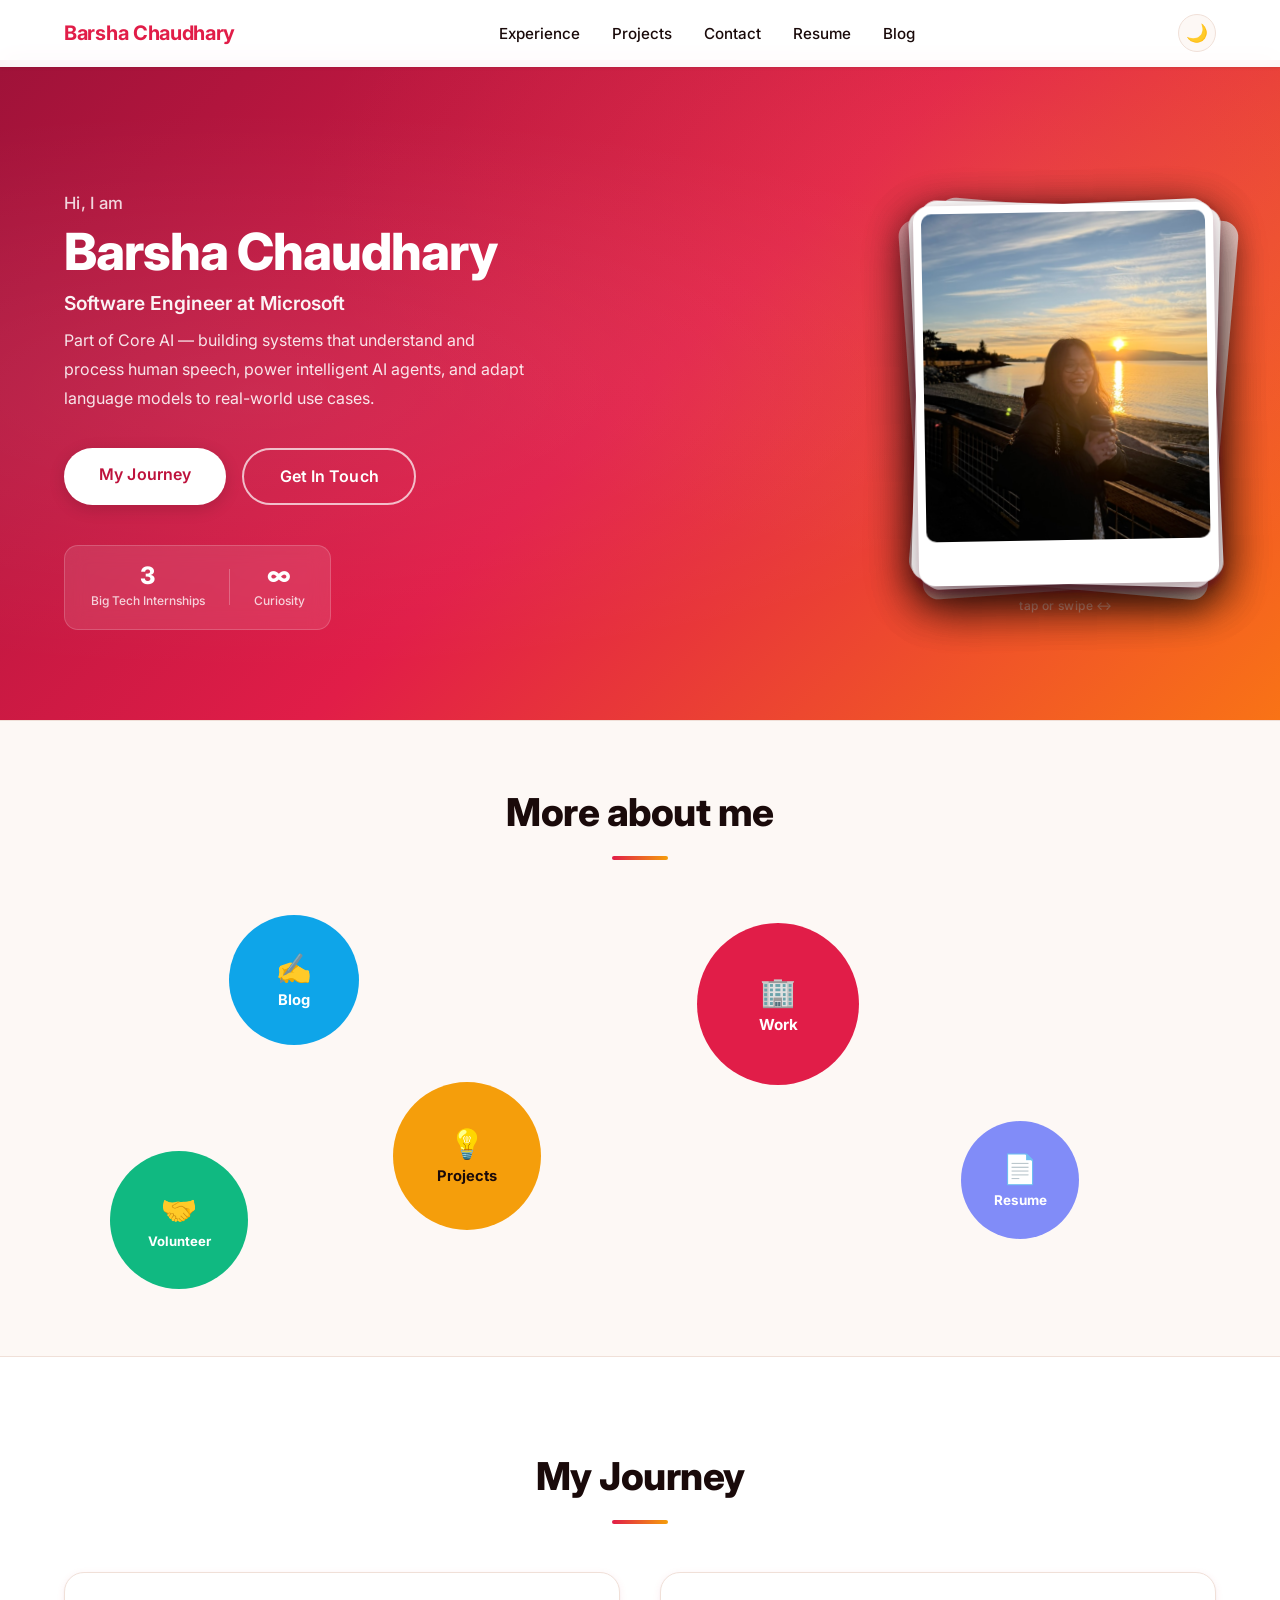
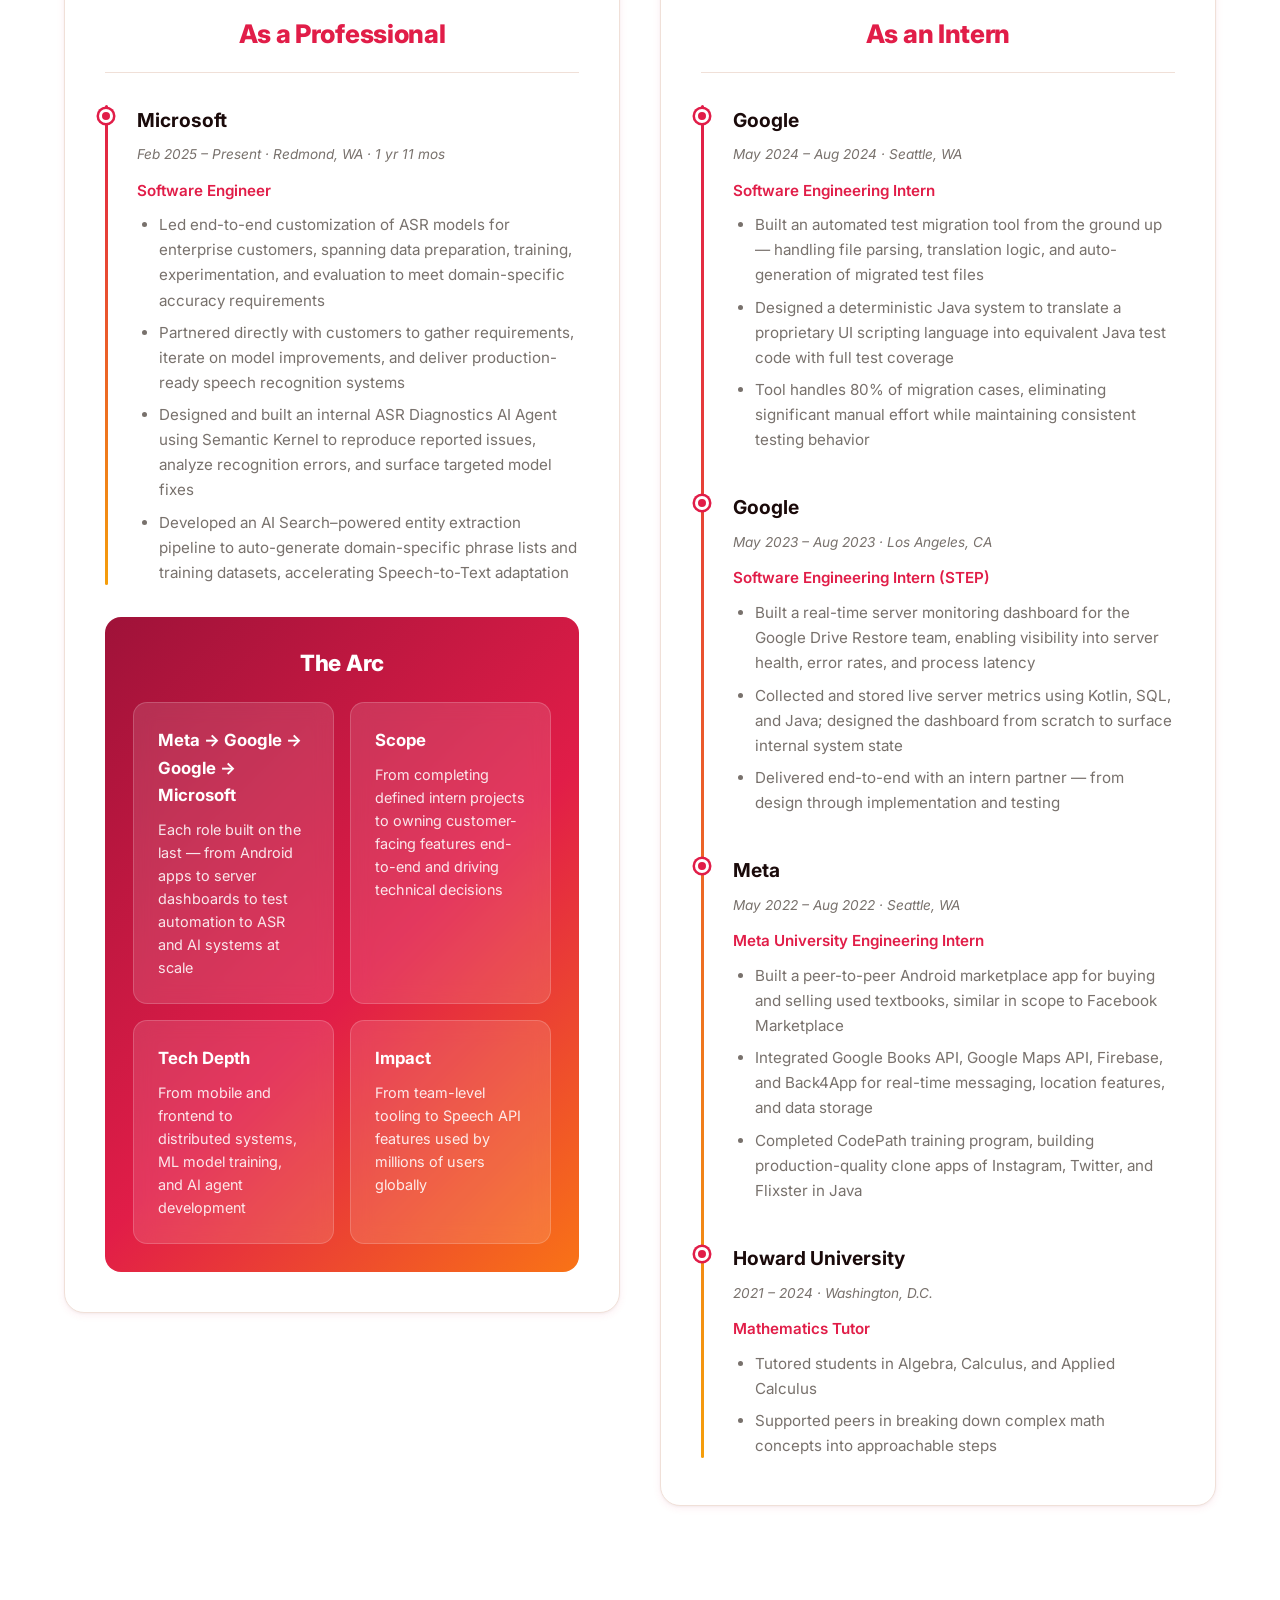
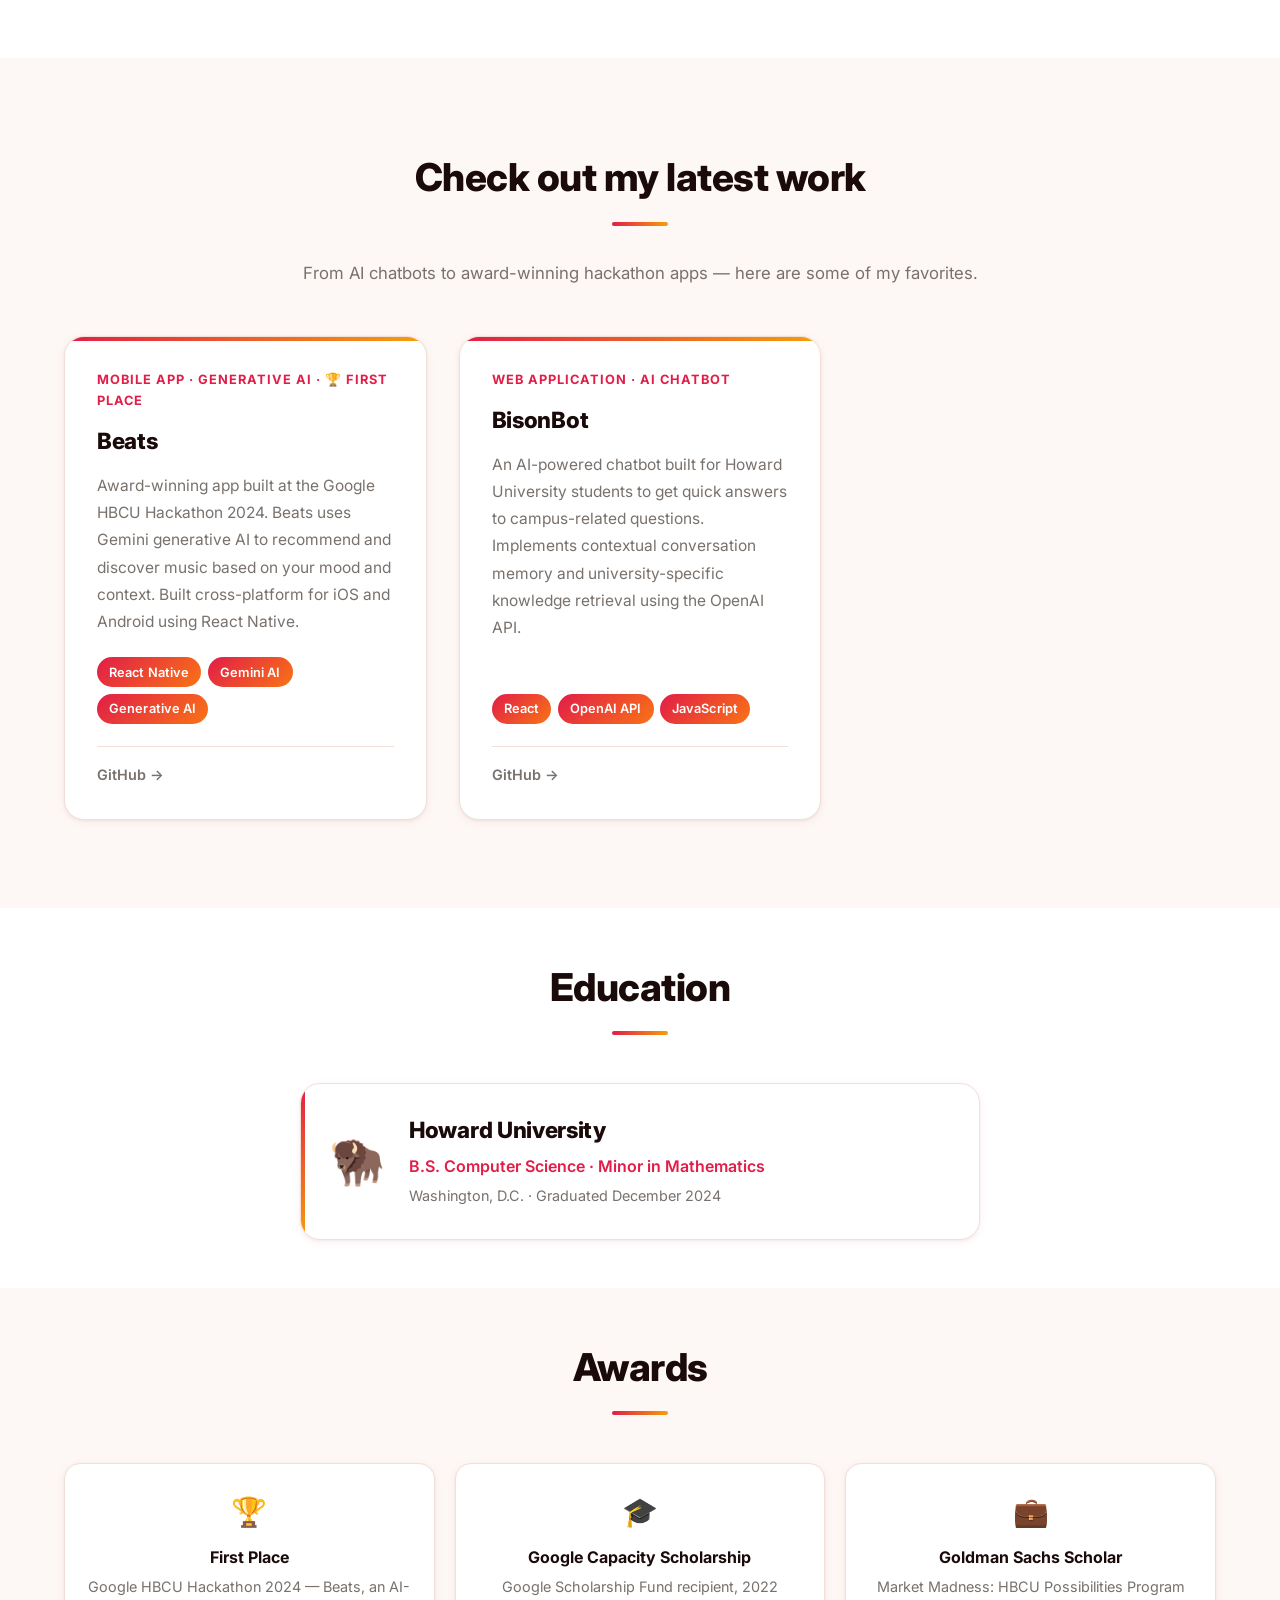
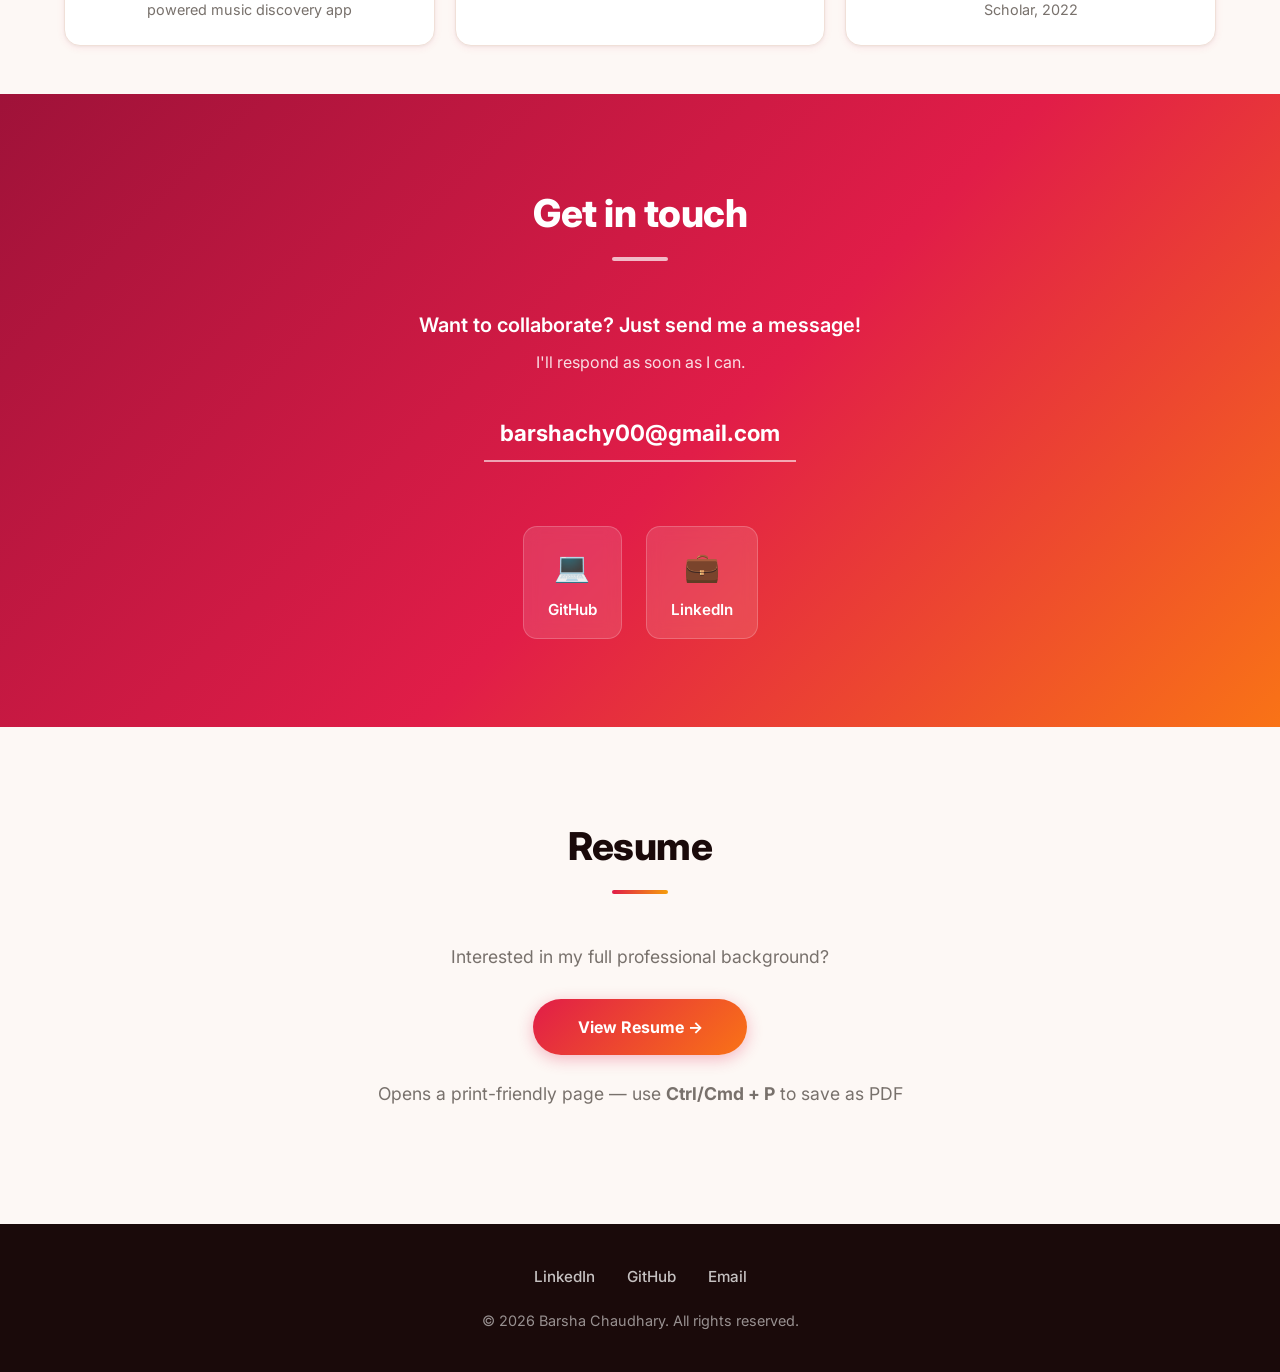
<file: index.html>
<!DOCTYPE html>
<html lang="en">
<head>
    <meta charset="UTF-8">
    <meta name="viewport" content="width=device-width, initial-scale=1.0">
    <title>Barsha Chaudhary - Portfolio</title>
    <link rel="stylesheet" href="styles.css">
</head>
<body>
    <!-- Animated Background -->
    <div class="animated-bg">
        <div class="particle"></div>
        <div class="particle"></div>
        <div class="particle"></div>
        <div class="particle"></div>
        <div class="particle"></div>
        <div class="particle"></div>
        <div class="particle"></div>
        <div class="particle"></div>
        <div class="particle"></div>
        <div class="particle"></div>
    </div>

    <!-- Navigation -->
    <nav class="navbar">
        <div class="container">
            <div class="nav-brand">Barsha Chaudhary</div>
            <ul class="nav-menu">
                <li><a href="#experience">Experience</a></li>
                <li><a href="#projects">Projects</a></li>
                <li><a href="#contact">Contact</a></li>
                <li><a href="resume.html" target="_blank">Resume</a></li>
                <li><a href="blog.html" target="_blank">Blog</a></li>
            </ul>
            <button id="theme-toggle" class="theme-toggle" aria-label="Toggle dark mode">
                <span class="theme-icon">🌙</span>
            </button>
        </div>
    </nav>

    <!-- Hero Section -->
    <section class="hero">
        <div class="container hero-container">
            <div class="hero-text">
                <p class="hero-greeting">Hi, I am</p>
                <h1 class="hero-title">Barsha Chaudhary</h1>
                <p class="hero-subtitle">Software Engineer at Microsoft</p>
                <p class="hero-description">Part of Core AI — building systems that understand and process human speech, power intelligent AI agents, and adapt language models to real-world use cases.</p>
                <div class="hero-buttons">
                    <a href="#experience" class="cta-button primary">My Journey</a>
                    <a href="#contact" class="cta-button secondary">Get In Touch</a>
                </div>
                <div class="hero-stats">
                    <div class="hero-stat">
                        <span class="stat-value">3</span>
                        <span class="stat-label">Big Tech Internships</span>
                    </div>
                    <div class="hero-stat-divider"></div>
                    <div class="hero-stat">
                        <span class="stat-value">∞</span>
                        <span class="stat-label">Curiosity</span>
                    </div>
                </div>
            </div>
            <div class="hero-avatar">
                <div class="avatar-stack" id="avatarStack">
                    <div class="stack-card"><img src="img/avatar.jpg" alt="Barsha Chaudhary" /></div>
                    <div class="stack-card"><img src="img/IMG_2235.jpeg" alt="Barsha Chaudhary" /></div>
                    <div class="stack-card"><img src="img/IMG_6340.jpeg" alt="Barsha Chaudhary" /></div>
                    <div class="stack-card"><img src="img/IMG_6583.jpeg" alt="Barsha Chaudhary" /></div>
                    <div class="stack-card"><img src="img/IMG_6659.jpeg" alt="Barsha Chaudhary" /></div>
                </div>
                <p class="stack-hint">tap or swipe ↔</p>
            </div>
        </div>
    </section>

    <!-- My World Bubbles Section -->
    <section id="my-world" class="section my-world-section">
        <div class="container">
            <h2 class="section-title">More about me</h2>
            <div class="bubble-canvas">
                <a href="blog.html" target="_blank" class="bubble b-blog">
                    <span class="bubble-icon">✍️</span>
                    <span>Blog</span>
                </a>
                <a href="#experience" class="bubble b-work">
                    <span class="bubble-icon">🏢</span>
                    <span>Work</span>
                </a>
                <a href="#projects" class="bubble b-projects">
                    <span class="bubble-icon">💡</span>
                    <span>Projects</span>
                </a>
                <a href="resume.html" target="_blank" class="bubble b-resume">
                    <span class="bubble-icon">📄</span>
                    <span>Resume</span>
                </a>
                <a href="https://www.codepath.org/" target="_blank" rel="noopener" class="bubble b-volunteer">
                    <span class="bubble-icon">🤝</span>
                    <span>Volunteer</span>
                </a>
            </div>
        </div>
    </section>

    <!-- Experience Section -->
    <section id="experience" class="section experience">
        <div class="container">
            <h2 class="section-title">My Journey</h2>

            <div class="experience-comparison">
                <div class="journey-column">
                    <h3 class="journey-title">As a Professional</h3>
                    <div class="timeline">

                        <div class="timeline-item">
                            <div class="timeline-marker"></div>
                            <div class="timeline-content">
                                <h4>Microsoft</h4>
                                <span class="timeline-date" data-start="2025-02">Feb 2025 – Present · Redmond, WA</span>
                                <p class="timeline-role">Software Engineer</p>
                                <ul>
                                    <li>Led end-to-end customization of ASR models for enterprise customers, spanning data preparation, training, experimentation, and evaluation to meet domain-specific accuracy requirements</li>
                                    <li>Partnered directly with customers to gather requirements, iterate on model improvements, and deliver production-ready speech recognition systems</li>
                                    <li>Designed and built an internal ASR Diagnostics AI Agent using Semantic Kernel to reproduce reported issues, analyze recognition errors, and surface targeted model fixes</li>
                                    <li>Developed an AI Search–powered entity extraction pipeline to auto-generate domain-specific phrase lists and training datasets, accelerating Speech-to-Text adaptation</li>
                                </ul>
                            </div>
                        </div>

                    </div>

                    <div class="growth-section">
                        <h3>The Arc</h3>
                        <div class="growth-grid">
                            <div class="growth-card">
                                <h4>Meta → Google → Google → Microsoft</h4>
                                <p>Each role built on the last — from Android apps to server dashboards to test automation to ASR and AI systems at scale</p>
                            </div>
                            <div class="growth-card">
                                <h4>Scope</h4>
                                <p>From completing defined intern projects to owning customer-facing features end-to-end and driving technical decisions</p>
                            </div>
                            <div class="growth-card">
                                <h4>Tech Depth</h4>
                                <p>From mobile and frontend to distributed systems, ML model training, and AI agent development</p>
                            </div>
                            <div class="growth-card">
                                <h4>Impact</h4>
                                <p>From team-level tooling to Speech API features used by millions of users globally</p>
                            </div>
                        </div>
                    </div>
                </div>

                <div class="journey-column">
                    <h3 class="journey-title">As an Intern</h3>
                    <div class="timeline">

                        <div class="timeline-item">
                            <div class="timeline-marker"></div>
                            <div class="timeline-content">
                                <h4>Google</h4>
                                <span class="timeline-date">May 2024 – Aug 2024 · Seattle, WA</span>
                                <p class="timeline-role">Software Engineering Intern</p>
                                <ul>
                                    <li>Built an automated test migration tool from the ground up — handling file parsing, translation logic, and auto-generation of migrated test files</li>
                                    <li>Designed a deterministic Java system to translate a proprietary UI scripting language into equivalent Java test code with full test coverage</li>
                                    <li>Tool handles 80% of migration cases, eliminating significant manual effort while maintaining consistent testing behavior</li>
                                </ul>
                            </div>
                        </div>

                        <div class="timeline-item">
                            <div class="timeline-marker"></div>
                            <div class="timeline-content">
                                <h4>Google</h4>
                                <span class="timeline-date">May 2023 – Aug 2023 · Los Angeles, CA</span>
                                <p class="timeline-role">Software Engineering Intern (STEP)</p>
                                <ul>
                                    <li>Built a real-time server monitoring dashboard for the Google Drive Restore team, enabling visibility into server health, error rates, and process latency</li>
                                    <li>Collected and stored live server metrics using Kotlin, SQL, and Java; designed the dashboard from scratch to surface internal system state</li>
                                    <li>Delivered end-to-end with an intern partner — from design through implementation and testing</li>
                                </ul>
                            </div>
                        </div>

                        <div class="timeline-item">
                            <div class="timeline-marker"></div>
                            <div class="timeline-content">
                                <h4>Meta</h4>
                                <span class="timeline-date">May 2022 – Aug 2022 · Seattle, WA</span>
                                <p class="timeline-role">Meta University Engineering Intern</p>
                                <ul>
                                    <li>Built a peer-to-peer Android marketplace app for buying and selling used textbooks, similar in scope to Facebook Marketplace</li>
                                    <li>Integrated Google Books API, Google Maps API, Firebase, and Back4App for real-time messaging, location features, and data storage</li>
                                    <li>Completed CodePath training program, building production-quality clone apps of Instagram, Twitter, and Flixster in Java</li>
                                </ul>
                            </div>
                        </div>

                        <div class="timeline-item">
                            <div class="timeline-marker"></div>
                            <div class="timeline-content">
                                <h4>Howard University</h4>
                                <span class="timeline-date">2021 – 2024 · Washington, D.C.</span>
                                <p class="timeline-role">Mathematics Tutor</p>
                                <ul>
                                    <li>Tutored students in Algebra, Calculus, and Applied Calculus</li>
                                    <li>Supported peers in breaking down complex math concepts into approachable steps</li>
                                </ul>
                            </div>
                        </div>

                    </div>
                </div>
            </div>
        </div>
    </section>

    <!-- Projects Section -->
    <section id="projects" class="section projects">
        <div class="container">
            <h2 class="section-title">Check out my latest work</h2>
            <p class="section-intro">From AI chatbots to award-winning hackathon apps — here are some of my favorites.</p>

            <div class="projects-grid">
                <div class="project-card">
                    <div class="project-category">Mobile App · Generative AI · 🏆 First Place</div>
                    <div class="project-header">
                        <h3>Beats</h3>
                    </div>
                    <p class="project-description">
                        Award-winning app built at the Google HBCU Hackathon 2024. Beats uses Gemini generative AI
                        to recommend and discover music based on your mood and context. Built cross-platform for
                        iOS and Android using React Native.
                    </p>
                    <div class="project-tags">
                        <span class="tag">React Native</span>
                        <span class="tag">Gemini AI</span>
                        <span class="tag">Generative AI</span>
                    </div>
                    <div class="project-links">
                        <a href="https://github.com/BarshaC" target="_blank" rel="noopener" class="link-secondary">GitHub →</a>
                    </div>
                </div>

                <div class="project-card">
                    <div class="project-category">Web Application · AI Chatbot</div>
                    <div class="project-header">
                        <h3>BisonBot</h3>
                    </div>
                    <p class="project-description">
                        An AI-powered chatbot built for Howard University students to get quick answers to
                        campus-related questions. Implements contextual conversation memory and
                        university-specific knowledge retrieval using the OpenAI API.
                    </p>
                    <div class="project-tags">
                        <span class="tag">React</span>
                        <span class="tag">OpenAI API</span>
                        <span class="tag">JavaScript</span>
                    </div>
                    <div class="project-links">
                        <a href="https://github.com/BarshaC" target="_blank" rel="noopener" class="link-secondary">GitHub →</a>
                    </div>
                </div>
            </div>
        </div>
    </section>

    <!-- Education Section -->
    <section id="education" class="section education">
        <div class="container">
            <h2 class="section-title">Education</h2>
            <div class="education-card">
                <div class="education-logo">🦬</div>
                <div class="education-details">
                    <h3>Howard University</h3>
                    <p class="education-degree">B.S. Computer Science · Minor in Mathematics</p>
                    <p class="education-meta">Washington, D.C. · Graduated December 2024</p>
                </div>
            </div>
        </div>
    </section>

    <!-- Awards Section -->
    <section id="awards" class="section awards">
        <div class="container">
            <h2 class="section-title">Awards</h2>
            <div class="awards-grid">
                <div class="award-card">
                    <div class="award-icon">🏆</div>
                    <h3>First Place</h3>
                    <p>Google HBCU Hackathon 2024 — Beats, an AI-powered music discovery app</p>
                </div>
                <div class="award-card">
                    <div class="award-icon">🎓</div>
                    <h3>Google Capacity Scholarship</h3>
                    <p>Google Scholarship Fund recipient, 2022</p>
                </div>
                <div class="award-card">
                    <div class="award-icon">💼</div>
                    <h3>Goldman Sachs Scholar</h3>
                    <p>Market Madness: HBCU Possibilities Program Scholar, 2022</p>
                </div>
            </div>
        </div>
    </section>

    <!-- Contact Section -->
    <section id="contact" class="section contact">
        <div class="container">
            <h2 class="section-title">Get in touch</h2>
            <div class="contact-content">
                <p class="contact-intro">Want to collaborate? Just send me a message!</p>
                <p class="contact-subtitle">I'll respond as soon as I can.</p>
                <a href="mailto:barshachy00@gmail.com" class="contact-email">barshachy00@gmail.com</a>
                <div class="contact-links">
                    <a href="https://github.com/BarshaC" target="_blank" rel="noopener" class="contact-link">
                        <span class="contact-icon">💻</span>
                        <span>GitHub</span>
                    </a>
                    <a href="https://www.linkedin.com/in/barshachaudhary/" target="_blank" rel="noopener" class="contact-link">
                        <span class="contact-icon">💼</span>
                        <span>LinkedIn</span>
                    </a>
                </div>
            </div>
        </div>
    </section>

    <!-- Resume Section -->
    <section id="resume" class="section resume">
        <div class="container">
            <h2 class="section-title">Resume</h2>
            <div class="resume-content">
                <p>Interested in my full professional background?</p>
                <a href="resume.html" target="_blank" class="resume-button">View Resume →</a>
                <p class="resume-note">Opens a print-friendly page — use <strong>Ctrl/Cmd + P</strong> to save as PDF</p>
            </div>
        </div>
    </section>

    <!-- Footer -->
    <footer class="footer">
        <div class="container">
            <div class="footer-content">
                <div class="footer-links">
                    <a href="https://www.linkedin.com/in/barshachaudhary/" target="_blank" rel="noopener">LinkedIn</a>
                    <a href="https://github.com/BarshaC" target="_blank" rel="noopener">GitHub</a>
                    <a href="mailto:barshachy00@gmail.com">Email</a>
                </div>
                <p>&copy; 2026 Barsha Chaudhary. All rights reserved.</p>
            </div>
        </div>
    </footer>

    <script src="script.js"></script>
</body>
</html>
</file>
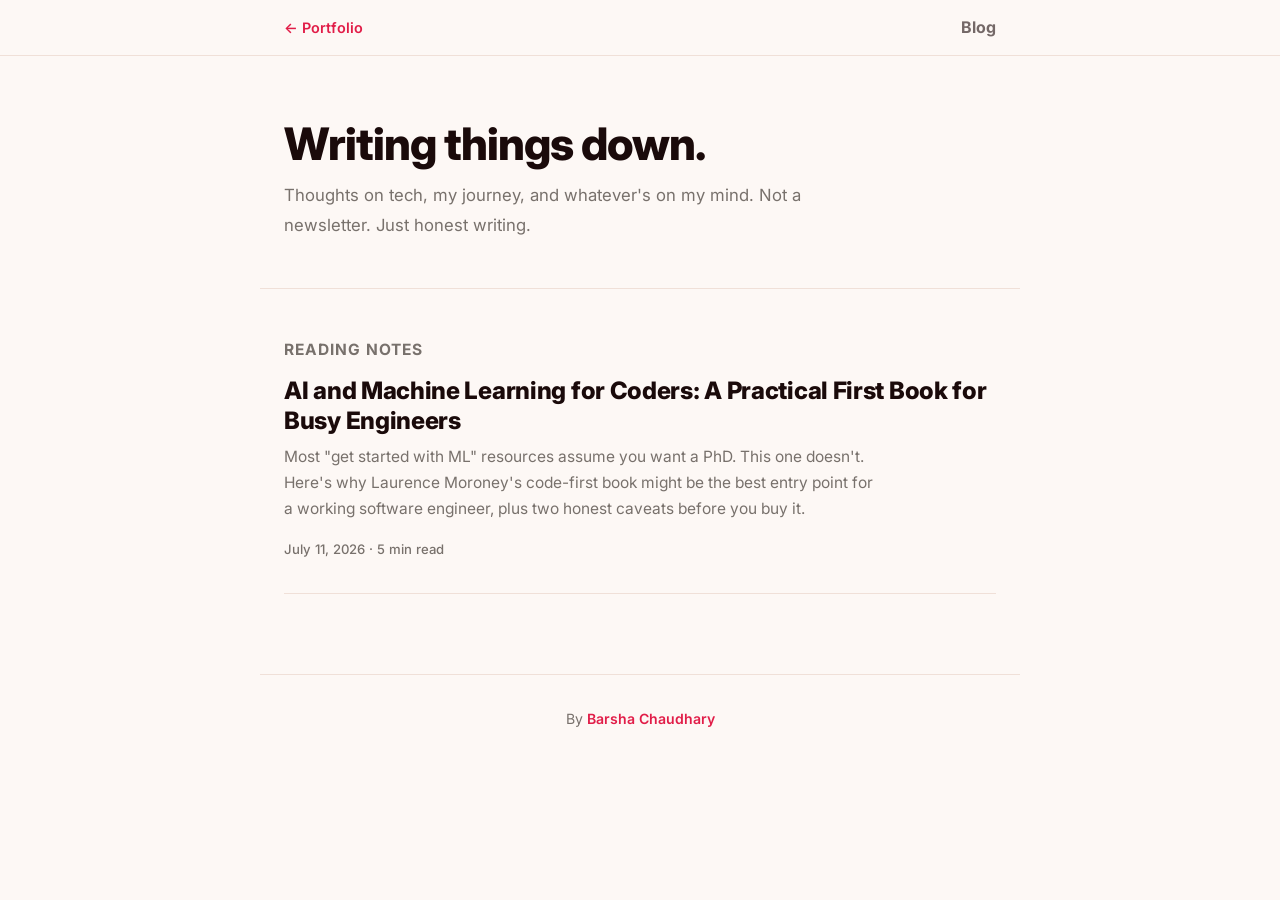
<file: blog.html>
<!DOCTYPE html>
<html lang="en">
<head>
    <meta charset="UTF-8">
    <meta name="viewport" content="width=device-width, initial-scale=1.0">
    <title>Barsha's Blog</title>
    <link rel="preconnect" href="https://fonts.googleapis.com">
    <link rel="preconnect" href="https://fonts.gstatic.com" crossorigin>
    <link href="https://fonts.googleapis.com/css2?family=Inter:wght@400;500;600;700;800&display=swap" rel="stylesheet">
    <style>
        *, *::before, *::after { box-sizing: border-box; margin: 0; padding: 0; }

        :root {
            --rose:    #e11d48;
            --rose-dark: #9f1239;
            --amber:   #f59e0b;
            --text:    #1a0a0a;
            --muted:   #78716c;
            --border:  #f0e0d8;
            --bg:      #fdf8f5;
            --white:   #ffffff;
        }

        html { scroll-behavior: smooth; }

        body {
            font-family: 'Inter', -apple-system, BlinkMacSystemFont, sans-serif;
            background: var(--bg);
            color: var(--text);
            line-height: 1.65;
        }

        a { color: inherit; text-decoration: none; }

        /* ── Nav ── */
        .nav {
            background: rgba(253,248,245,0.94);
            backdrop-filter: blur(12px);
            border-bottom: 1px solid var(--border);
            position: sticky;
            top: 0;
            z-index: 100;
            padding: 0.9rem 0;
        }

        .nav-inner {
            max-width: 760px;
            margin: 0 auto;
            padding: 0 24px;
            display: flex;
            align-items: center;
            justify-content: space-between;
        }

        .nav-back {
            font-size: 0.9rem;
            font-weight: 600;
            color: var(--rose);
            display: flex;
            align-items: center;
            gap: 0.4rem;
            transition: gap 0.2s ease;
        }

        .nav-back:hover { gap: 0.6rem; }

        .nav-title {
            font-size: 1rem;
            font-weight: 700;
            color: var(--text);
            opacity: 0.6;
        }

        /* ── Header ── */
        .blog-header {
            max-width: 760px;
            margin: 0 auto;
            padding: 64px 24px 48px;
            border-bottom: 1px solid var(--border);
        }

        .blog-header h1 {
            font-size: 2.8rem;
            font-weight: 800;
            letter-spacing: -1px;
            line-height: 1.1;
            margin-bottom: 0.75rem;
        }

        .blog-header p {
            font-size: 1.05rem;
            color: var(--muted);
            max-width: 520px;
            line-height: 1.75;
        }

        /* ── Posts ── */
        .posts {
            max-width: 760px;
            margin: 0 auto;
            padding: 48px 24px 80px;
        }

        /* Empty state */
        .empty-state {
            text-align: center;
            padding: 80px 0;
            color: var(--muted);
        }

        .empty-icon {
            font-size: 3rem;
            margin-bottom: 1.25rem;
            display: block;
            opacity: 0.6;
        }

        .empty-state h2 {
            font-size: 1.4rem;
            font-weight: 700;
            color: var(--text);
            margin-bottom: 0.6rem;
        }

        .empty-state p {
            font-size: 1rem;
            line-height: 1.7;
            max-width: 400px;
            margin: 0 auto;
        }

        /* Post card (for when posts are added) */
        .post-card {
            display: block;
            padding: 2rem 0;
            border-bottom: 1px solid var(--border);
            transition: opacity 0.2s ease;
        }

        .post-card:first-child { padding-top: 0; }

        .post-card:hover { opacity: 0.75; }

        .post-tag {
            font-size: 0.78rem;
            font-weight: 700;
            text-transform: uppercase;
            letter-spacing: 1px;
            color: var(--rose);
            margin-bottom: 0.6rem;
        }

        .post-card h2 {
            font-size: 1.5rem;
            font-weight: 800;
            letter-spacing: -0.3px;
            line-height: 1.25;
            margin-bottom: 0.5rem;
        }

        .post-card p {
            font-size: 0.97rem;
            color: var(--muted);
            line-height: 1.7;
            margin-bottom: 0.75rem;
            max-width: 600px;
        }

        .post-meta {
            font-size: 0.82rem;
            color: var(--muted);
            font-weight: 500;
        }

        /* ── Footer ── */
        footer {
            border-top: 1px solid var(--border);
            padding: 2rem 24px;
            text-align: center;
            font-size: 0.88rem;
            color: var(--muted);
            max-width: 760px;
            margin: 0 auto;
        }

        footer a {
            color: var(--rose);
            font-weight: 600;
        }

        footer a:hover { text-decoration: underline; }
    </style>
</head>
<body>

    <nav class="nav">
        <div class="nav-inner">
            <a href="index.html" class="nav-back">← Portfolio</a>
            <span class="nav-title">Blog</span>
        </div>
    </nav>

    <header class="blog-header">
        <h1>Writing things down.</h1>
        <p>Thoughts on tech, my journey, and whatever's on my mind. Not a newsletter. Just honest writing.</p>
    </header>

    <main class="posts">

        <a href="blog/ai-ml-for-coders.html" class="post-card">
            <p class="post-tag">Reading Notes</p>
            <h2>AI and Machine Learning for Coders: A Practical First Book for Busy Engineers</h2>
            <p>Most "get started with ML" resources assume you want a PhD. This one doesn't. Here's why Laurence Moroney's code-first book might be the best entry point for a working software engineer, plus two honest caveats before you buy it.</p>
            <span class="post-meta">July 11, 2026 · 5 min read</span>
        </a>

        <!-- Post template: copy and paste this block for each new post:

        <a href="blog/post-slug.html" class="post-card">
            <p class="post-tag">Journey</p>
            <h2>Post title goes here</h2>
            <p>A short description or excerpt from the post. Two or three sentences that make someone want to read more.</p>
            <span class="post-meta">Month DD, YYYY · X min read</span>
        </a>

        -->

    </main>

    <footer>
        <p>By <a href="index.html">Barsha Chaudhary</a></p>
    </footer>

</body>
</html>
</file>
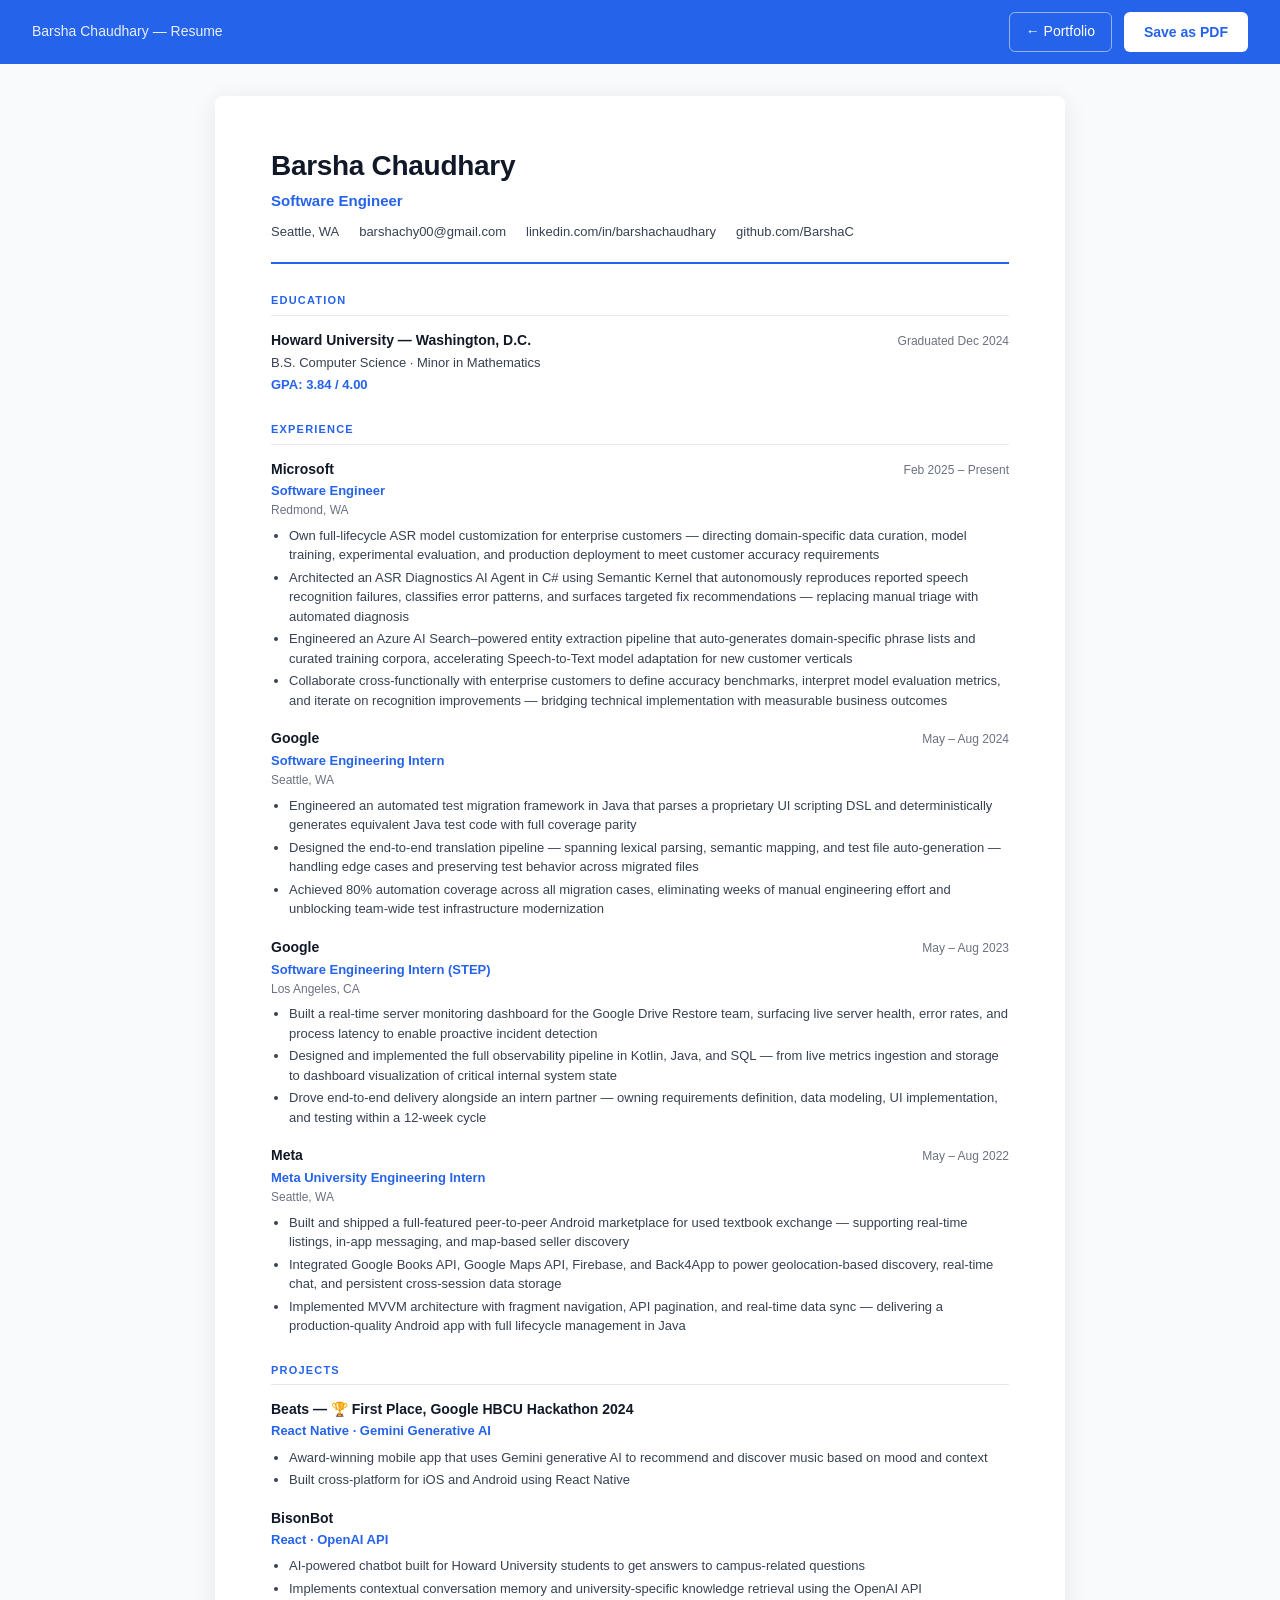
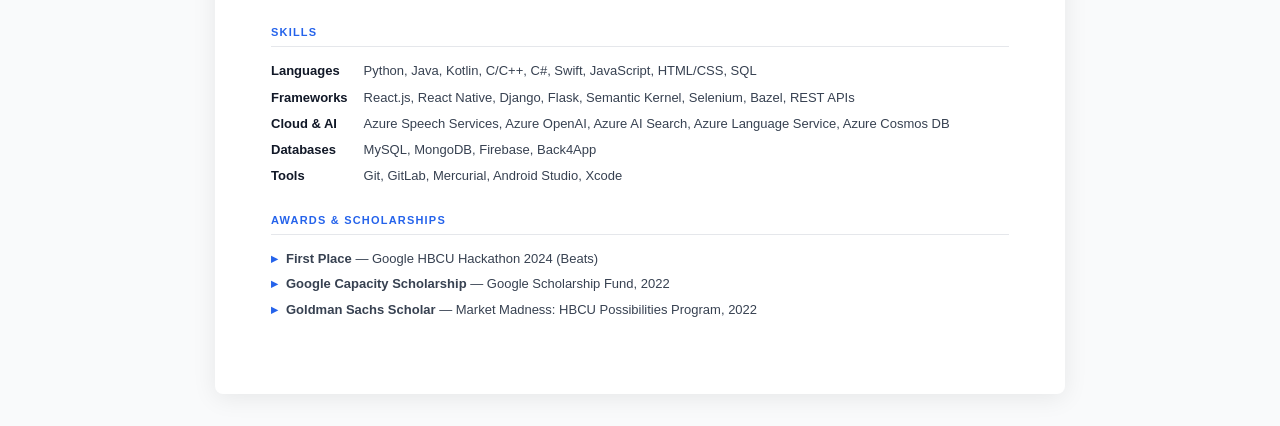
<file: resume.html>
<!DOCTYPE html>
<html lang="en">
<head>
    <meta charset="UTF-8">
    <meta name="viewport" content="width=device-width, initial-scale=1.0">
    <title>Barsha Chaudhary — Resume</title>
    <style>
        /* ─── Base ─────────────────────────────────────────── */
        *, *::before, *::after { box-sizing: border-box; margin: 0; padding: 0; }

        :root {
            --blue: #2563eb;
            --blue-light: #dbeafe;
            --dark: #111827;
            --mid: #374151;
            --light: #6b7280;
            --border: #e5e7eb;
            --bg: #f9fafb;
        }

        body {
            font-family: -apple-system, BlinkMacSystemFont, 'Segoe UI', Roboto, sans-serif;
            font-size: 14px;
            line-height: 1.55;
            color: var(--dark);
            background: var(--bg);
        }

        a { color: var(--blue); text-decoration: none; }
        a:hover { text-decoration: underline; }

        /* ─── Print toolbar (hidden when printing) ──────────── */
        .toolbar {
            background: var(--blue);
            color: white;
            padding: 12px 32px;
            display: flex;
            align-items: center;
            justify-content: space-between;
            gap: 1rem;
            position: sticky;
            top: 0;
            z-index: 10;
        }

        .toolbar span { font-size: 14px; opacity: 0.9; }

        .toolbar-actions { display: flex; gap: 12px; }

        .btn-print {
            background: white;
            color: var(--blue);
            border: none;
            padding: 8px 20px;
            border-radius: 6px;
            font-size: 14px;
            font-weight: 600;
            cursor: pointer;
            transition: opacity 0.2s;
        }

        .btn-print:hover { opacity: 0.85; }

        .btn-back {
            color: white;
            border: 1px solid rgba(255,255,255,0.5);
            padding: 8px 16px;
            border-radius: 6px;
            font-size: 14px;
            font-weight: 500;
            cursor: pointer;
            background: transparent;
            text-decoration: none;
        }

        .btn-back:hover { background: rgba(255,255,255,0.1); text-decoration: none; }

        /* ─── Page wrapper ──────────────────────────────────── */
        .page {
            max-width: 850px;
            margin: 32px auto;
            background: white;
            padding: 48px 56px;
            border-radius: 8px;
            box-shadow: 0 4px 24px rgba(0,0,0,0.08);
        }

        /* ─── Header ────────────────────────────────────────── */
        .resume-header {
            border-bottom: 2px solid var(--blue);
            padding-bottom: 20px;
            margin-bottom: 28px;
        }

        .resume-header h1 {
            font-size: 28px;
            font-weight: 700;
            color: var(--dark);
            letter-spacing: -0.3px;
        }

        .resume-header .title {
            font-size: 15px;
            color: var(--blue);
            font-weight: 600;
            margin-top: 2px;
        }

        .contact-row {
            display: flex;
            flex-wrap: wrap;
            gap: 6px 20px;
            margin-top: 10px;
            font-size: 13px;
            color: var(--mid);
        }

        .contact-row a { color: var(--mid); }
        .contact-row a:hover { color: var(--blue); }

        /* ─── Section ───────────────────────────────────────── */
        .section {
            margin-bottom: 26px;
        }

        .section-heading {
            font-size: 11px;
            font-weight: 700;
            text-transform: uppercase;
            letter-spacing: 1.2px;
            color: var(--blue);
            border-bottom: 1px solid var(--border);
            padding-bottom: 5px;
            margin-bottom: 14px;
        }

        /* ─── Entry (job / project) ─────────────────────────── */
        .entry {
            margin-bottom: 18px;
        }

        .entry:last-child { margin-bottom: 0; }

        .entry-header {
            display: flex;
            justify-content: space-between;
            align-items: baseline;
            flex-wrap: wrap;
            gap: 4px;
        }

        .entry-title {
            font-size: 14px;
            font-weight: 700;
            color: var(--dark);
        }

        .entry-date {
            font-size: 12px;
            color: var(--light);
            white-space: nowrap;
        }

        .entry-subtitle {
            font-size: 13px;
            color: var(--blue);
            font-weight: 600;
            margin-top: 1px;
        }

        .entry-location {
            font-size: 12px;
            color: var(--light);
        }

        .entry ul {
            margin-top: 6px;
            padding-left: 18px;
        }

        .entry li {
            font-size: 13px;
            color: var(--mid);
            margin-bottom: 3px;
            line-height: 1.5;
        }

        /* ─── Skills ────────────────────────────────────────── */
        .skills-table {
            display: grid;
            grid-template-columns: max-content 1fr;
            gap: 6px 16px;
            font-size: 13px;
        }

        .skills-label {
            font-weight: 600;
            color: var(--dark);
            white-space: nowrap;
        }

        .skills-value { color: var(--mid); }

        /* ─── Education ─────────────────────────────────────── */
        .edu-entry {
            display: flex;
            justify-content: space-between;
            align-items: baseline;
            flex-wrap: wrap;
            gap: 4px;
        }

        .edu-school { font-weight: 700; font-size: 14px; }
        .edu-degree { font-size: 13px; color: var(--mid); margin-top: 2px; }
        .edu-gpa { font-size: 13px; color: var(--blue); font-weight: 600; margin-top: 2px; }
        .edu-date { font-size: 12px; color: var(--light); white-space: nowrap; }

        /* ─── Awards ────────────────────────────────────────── */
        .award-item {
            display: flex;
            gap: 8px;
            margin-bottom: 5px;
            font-size: 13px;
            color: var(--mid);
        }

        .award-bullet {
            color: var(--blue);
            font-weight: 700;
            flex-shrink: 0;
        }

        /* ─── Print styles ───────────────────────────────────── */
        @media print {
            body { background: white; font-size: 12px; }

            .toolbar { display: none; }

            .page {
                margin: 0;
                padding: 28px 36px;
                box-shadow: none;
                border-radius: 0;
                max-width: 100%;
            }

            a { color: inherit; }

            .entry { page-break-inside: avoid; }
        }

        @page {
            size: letter;
            margin: 0.5in;
        }
    </style>
</head>
<body>

    <!-- Toolbar (hidden on print) -->
    <div class="toolbar">
        <span>Barsha Chaudhary — Resume</span>
        <div class="toolbar-actions">
            <a href="index.html" class="btn-back">← Portfolio</a>
            <button class="btn-print" onclick="window.print()">Save as PDF</button>
        </div>
    </div>

    <!-- Resume page -->
    <div class="page">

        <!-- ── Header ── -->
        <header class="resume-header">
            <h1>Barsha Chaudhary</h1>
            <p class="title">Software Engineer</p>
            <div class="contact-row">
                <span>Seattle, WA</span>
                <a href="mailto:barshachy00@gmail.com">barshachy00@gmail.com</a>
                <a href="https://www.linkedin.com/in/barshachaudhary/" target="_blank">linkedin.com/in/barshachaudhary</a>
                <a href="https://github.com/BarshaC" target="_blank">github.com/BarshaC</a>
            </div>
        </header>

        <!-- ── Education ── -->
        <section class="section">
            <h2 class="section-heading">Education</h2>
            <div class="edu-entry">
                <div>
                    <div class="edu-school">Howard University — Washington, D.C.</div>
                    <div class="edu-degree">B.S. Computer Science · Minor in Mathematics</div>
                    <div class="edu-gpa">GPA: 3.84 / 4.00</div>
                </div>
                <div class="edu-date">Graduated Dec 2024</div>
            </div>
        </section>

        <!-- ── Experience ── -->
        <section class="section">
            <h2 class="section-heading">Experience</h2>

            <div class="entry">
                <div class="entry-header">
                    <span class="entry-title">Microsoft</span>
                    <span class="entry-date">Feb 2025 – Present</span>
                </div>
                <div class="entry-subtitle">Software Engineer</div>
                <div class="entry-location">Redmond, WA</div>
                <ul>
                    <li>Own full-lifecycle ASR model customization for enterprise customers — directing domain-specific data curation, model training, experimental evaluation, and production deployment to meet customer accuracy requirements</li>
                    <li>Architected an ASR Diagnostics AI Agent in C# using Semantic Kernel that autonomously reproduces reported speech recognition failures, classifies error patterns, and surfaces targeted fix recommendations — replacing manual triage with automated diagnosis</li>
                    <li>Engineered an Azure AI Search–powered entity extraction pipeline that auto-generates domain-specific phrase lists and curated training corpora, accelerating Speech-to-Text model adaptation for new customer verticals</li>
                    <li>Collaborate cross-functionally with enterprise customers to define accuracy benchmarks, interpret model evaluation metrics, and iterate on recognition improvements — bridging technical implementation with measurable business outcomes</li>
                </ul>
            </div>

            <div class="entry">
                <div class="entry-header">
                    <span class="entry-title">Google</span>
                    <span class="entry-date">May – Aug 2024</span>
                </div>
                <div class="entry-subtitle">Software Engineering Intern</div>
                <div class="entry-location">Seattle, WA</div>
                <ul>
                    <li>Engineered an automated test migration framework in Java that parses a proprietary UI scripting DSL and deterministically generates equivalent Java test code with full coverage parity</li>
                    <li>Designed the end-to-end translation pipeline — spanning lexical parsing, semantic mapping, and test file auto-generation — handling edge cases and preserving test behavior across migrated files</li>
                    <li>Achieved 80% automation coverage across all migration cases, eliminating weeks of manual engineering effort and unblocking team-wide test infrastructure modernization</li>
                </ul>
            </div>

            <div class="entry">
                <div class="entry-header">
                    <span class="entry-title">Google</span>
                    <span class="entry-date">May – Aug 2023</span>
                </div>
                <div class="entry-subtitle">Software Engineering Intern (STEP)</div>
                <div class="entry-location">Los Angeles, CA</div>
                <ul>
                    <li>Built a real-time server monitoring dashboard for the Google Drive Restore team, surfacing live server health, error rates, and process latency to enable proactive incident detection</li>
                    <li>Designed and implemented the full observability pipeline in Kotlin, Java, and SQL — from live metrics ingestion and storage to dashboard visualization of critical internal system state</li>
                    <li>Drove end-to-end delivery alongside an intern partner — owning requirements definition, data modeling, UI implementation, and testing within a 12-week cycle</li>
                </ul>
            </div>

            <div class="entry">
                <div class="entry-header">
                    <span class="entry-title">Meta</span>
                    <span class="entry-date">May – Aug 2022</span>
                </div>
                <div class="entry-subtitle">Meta University Engineering Intern</div>
                <div class="entry-location">Seattle, WA</div>
                <ul>
                    <li>Built and shipped a full-featured peer-to-peer Android marketplace for used textbook exchange — supporting real-time listings, in-app messaging, and map-based seller discovery</li>
                    <li>Integrated Google Books API, Google Maps API, Firebase, and Back4App to power geolocation-based discovery, real-time chat, and persistent cross-session data storage</li>
                    <li>Implemented MVVM architecture with fragment navigation, API pagination, and real-time data sync — delivering a production-quality Android app with full lifecycle management in Java</li>
                </ul>
            </div>

        </section>

        <!-- ── Projects ── -->
        <section class="section">
            <h2 class="section-heading">Projects</h2>

            <div class="entry">
                <div class="entry-header">
                    <span class="entry-title">Beats — 🏆 First Place, Google HBCU Hackathon 2024</span>
                </div>
                <div class="entry-subtitle">React Native · Gemini Generative AI</div>
                <ul>
                    <li>Award-winning mobile app that uses Gemini generative AI to recommend and discover music based on mood and context</li>
                    <li>Built cross-platform for iOS and Android using React Native</li>
                </ul>
            </div>

            <div class="entry">
                <div class="entry-header">
                    <span class="entry-title">BisonBot</span>
                </div>
                <div class="entry-subtitle">React · OpenAI API</div>
                <ul>
                    <li>AI-powered chatbot built for Howard University students to get answers to campus-related questions</li>
                    <li>Implements contextual conversation memory and university-specific knowledge retrieval using the OpenAI API</li>
                </ul>
            </div>

        </section>

        <!-- ── Skills ── -->
        <section class="section">
            <h2 class="section-heading">Skills</h2>
            <div class="skills-table">
                <span class="skills-label">Languages</span>
                <span class="skills-value">Python, Java, Kotlin, C/C++, C#, Swift, JavaScript, HTML/CSS, SQL</span>

                <span class="skills-label">Frameworks</span>
                <span class="skills-value">React.js, React Native, Django, Flask, Semantic Kernel, Selenium, Bazel, REST APIs</span>

                <span class="skills-label">Cloud & AI</span>
                <span class="skills-value">Azure Speech Services, Azure OpenAI, Azure AI Search, Azure Language Service, Azure Cosmos DB</span>

                <span class="skills-label">Databases</span>
                <span class="skills-value">MySQL, MongoDB, Firebase, Back4App</span>

                <span class="skills-label">Tools</span>
                <span class="skills-value">Git, GitLab, Mercurial, Android Studio, Xcode</span>
            </div>
        </section>

        <!-- ── Awards ── -->
        <section class="section">
            <h2 class="section-heading">Awards & Scholarships</h2>

            <div class="award-item">
                <span class="award-bullet">▸</span>
                <span><strong>First Place</strong> — Google HBCU Hackathon 2024 (Beats)</span>
            </div>
            <div class="award-item">
                <span class="award-bullet">▸</span>
                <span><strong>Google Capacity Scholarship</strong> — Google Scholarship Fund, 2022</span>
            </div>
            <div class="award-item">
                <span class="award-bullet">▸</span>
                <span><strong>Goldman Sachs Scholar</strong> — Market Madness: HBCU Possibilities Program, 2022</span>
            </div>
        </section>

    </div><!-- /page -->

</body>
</html>
</file>
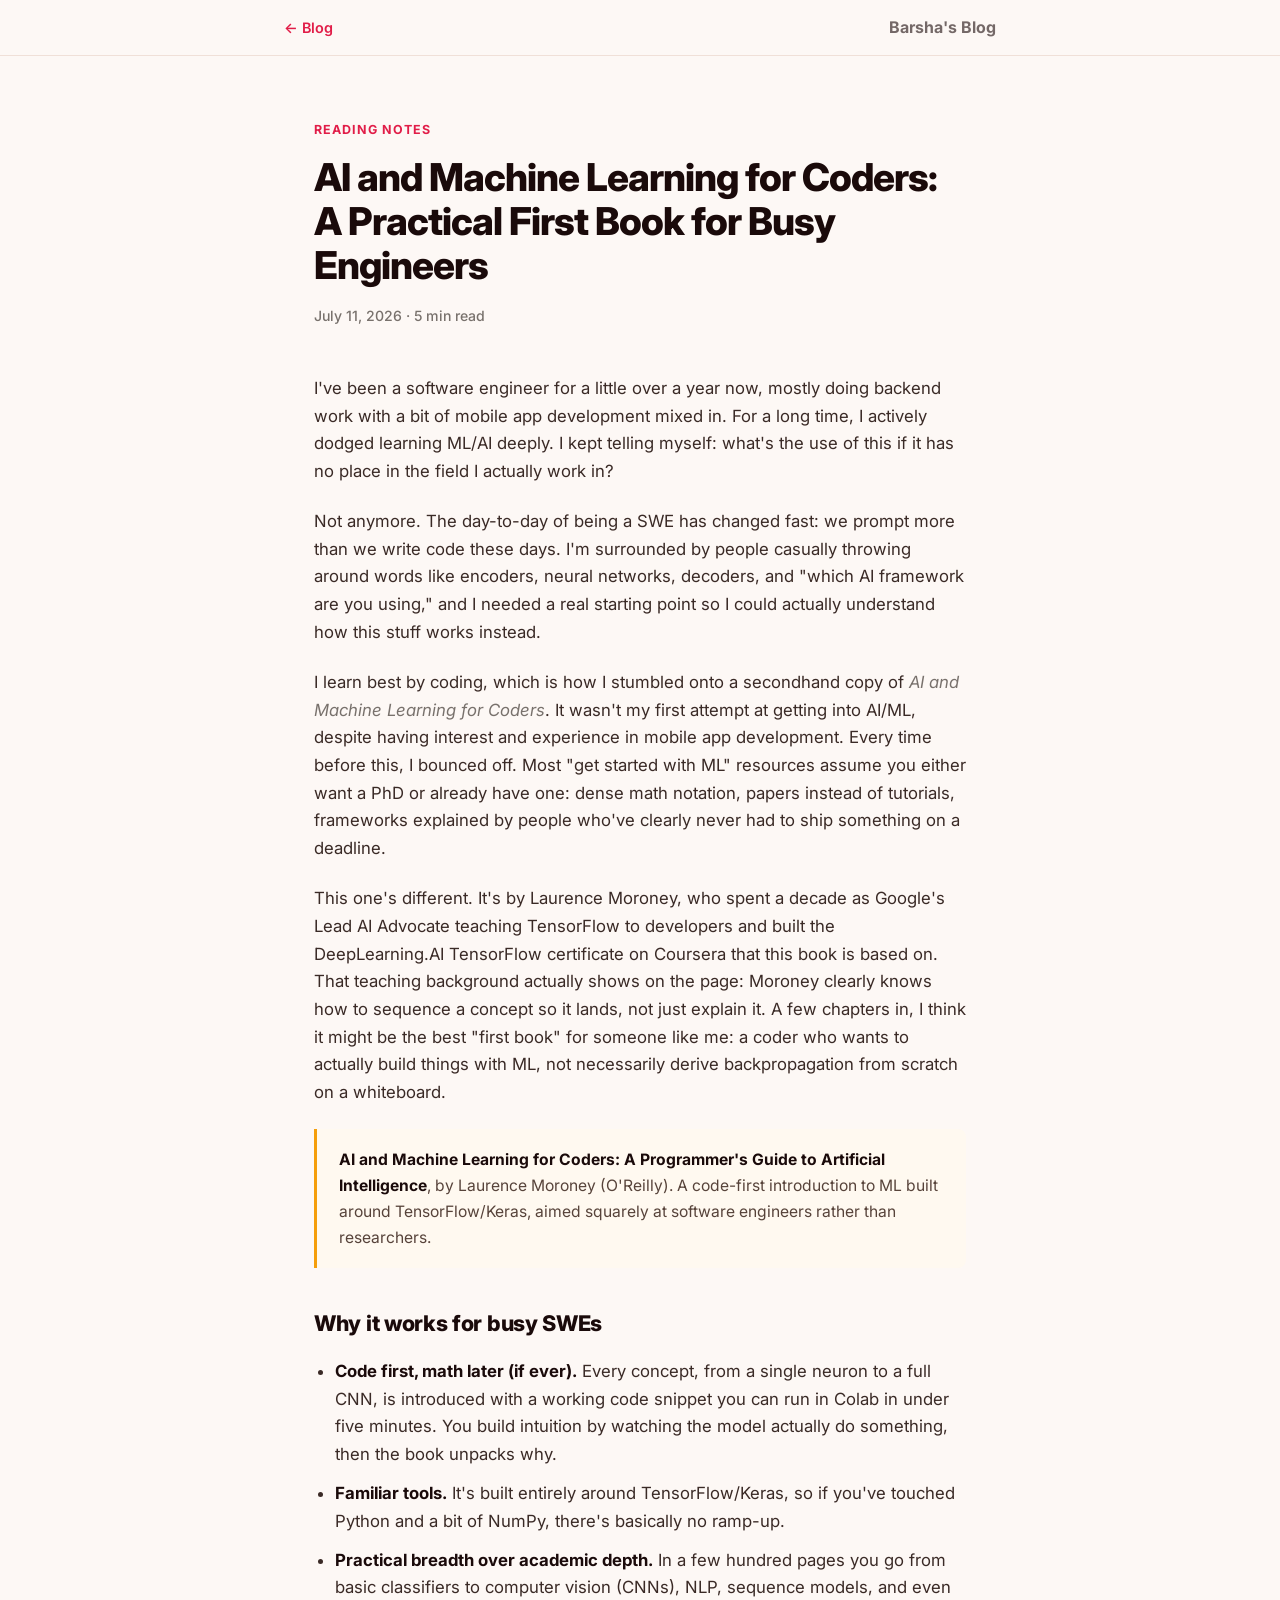
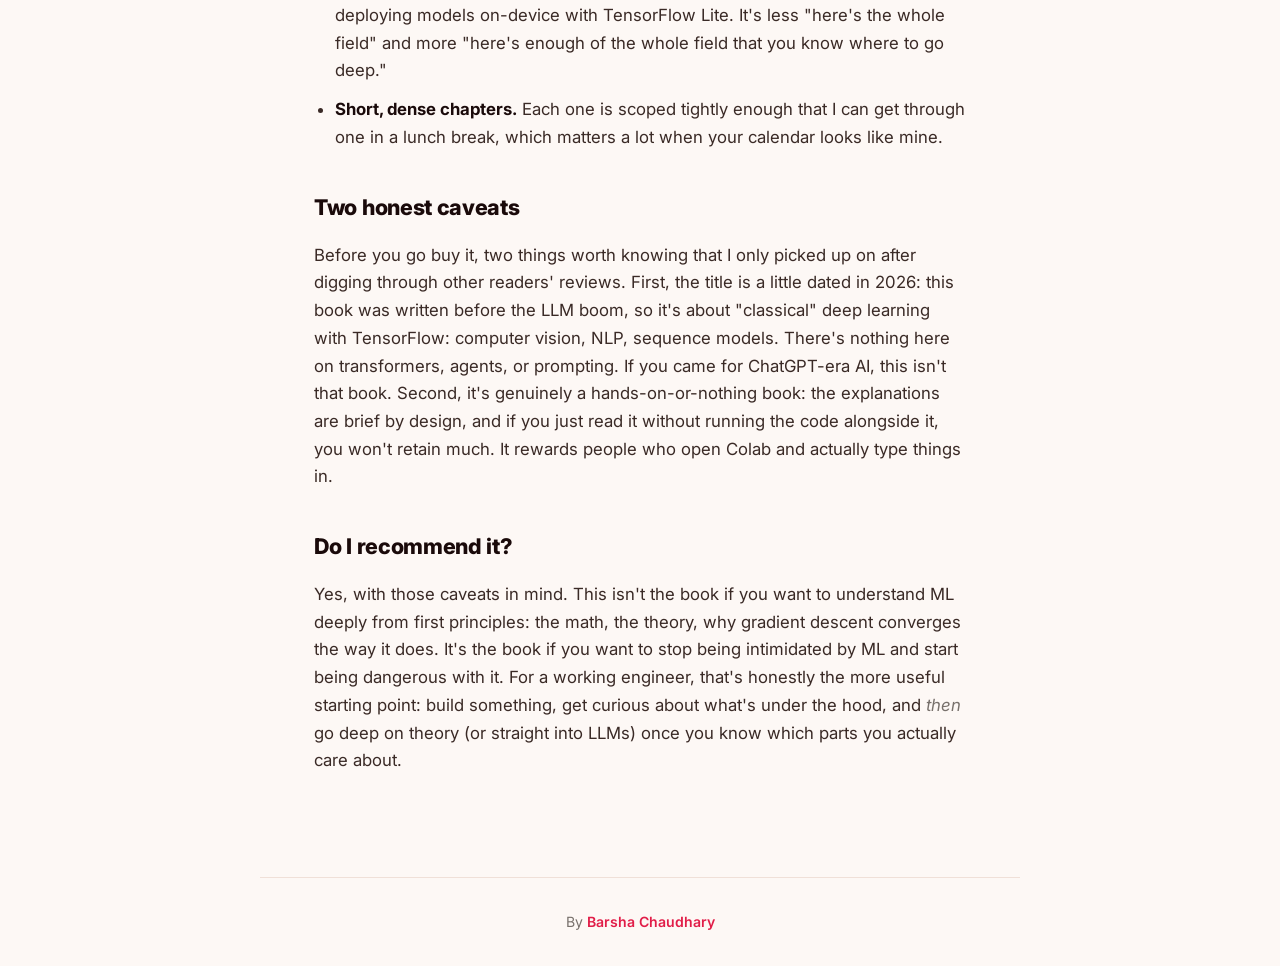
<file: blog/ai-ml-for-coders.html>
<!DOCTYPE html>
<html lang="en">
<head>
    <meta charset="UTF-8">
    <meta name="viewport" content="width=device-width, initial-scale=1.0">
    <title>AI and ML for Coders: A Practical First Book for Busy Engineers · Barsha's Blog</title>
    <meta name="description" content="A working software engineer's honest take on Laurence Moroney's AI and Machine Learning for Coders: why it's a good entry point into ML, and two caveats worth knowing before you buy it.">
    <link rel="preconnect" href="https://fonts.googleapis.com">
    <link rel="preconnect" href="https://fonts.gstatic.com" crossorigin>
    <link href="https://fonts.googleapis.com/css2?family=Inter:wght@400;500;600;700;800&display=swap" rel="stylesheet">
    <style>
        *, *::before, *::after { box-sizing: border-box; margin: 0; padding: 0; }

        :root {
            --rose:    #e11d48;
            --rose-dark: #9f1239;
            --amber:   #f59e0b;
            --text:    #1a0a0a;
            --muted:   #78716c;
            --border:  #f0e0d8;
            --bg:      #fdf8f5;
            --white:   #ffffff;
        }

        html { scroll-behavior: smooth; }

        body {
            font-family: 'Inter', -apple-system, BlinkMacSystemFont, sans-serif;
            background: var(--bg);
            color: var(--text);
            line-height: 1.65;
        }

        a { color: inherit; text-decoration: none; }

        /* ── Nav ── */
        .nav {
            background: rgba(253,248,245,0.94);
            backdrop-filter: blur(12px);
            border-bottom: 1px solid var(--border);
            position: sticky;
            top: 0;
            z-index: 100;
            padding: 0.9rem 0;
        }

        .nav-inner {
            max-width: 760px;
            margin: 0 auto;
            padding: 0 24px;
            display: flex;
            align-items: center;
            justify-content: space-between;
        }

        .nav-back {
            font-size: 0.9rem;
            font-weight: 600;
            color: var(--rose);
            display: flex;
            align-items: center;
            gap: 0.4rem;
            transition: gap 0.2s ease;
        }

        .nav-back:hover { gap: 0.6rem; }

        .nav-title {
            font-size: 1rem;
            font-weight: 700;
            color: var(--text);
            opacity: 0.6;
        }

        /* ── Article header ── */
        .article-header {
            max-width: 700px;
            margin: 0 auto;
            padding: 64px 24px 32px;
        }

        .post-tag {
            font-size: 0.78rem;
            font-weight: 700;
            text-transform: uppercase;
            letter-spacing: 1px;
            color: var(--rose);
            margin-bottom: 0.9rem;
        }

        .article-header h1 {
            font-size: 2.4rem;
            font-weight: 800;
            letter-spacing: -1px;
            line-height: 1.15;
            margin-bottom: 1rem;
        }

        .post-meta {
            font-size: 0.88rem;
            color: var(--muted);
            font-weight: 500;
        }

        /* ── Article body ── */
        .article-body {
            max-width: 700px;
            margin: 0 auto;
            padding: 16px 24px 80px;
            font-size: 1.05rem;
        }

        .article-body p {
            margin-bottom: 1.4rem;
            color: #3a2a26;
        }

        .article-body h2 {
            font-size: 1.35rem;
            font-weight: 800;
            letter-spacing: -0.3px;
            margin: 2.4rem 0 1rem;
        }

        .article-body ul {
            margin: 0 0 1.4rem 1.3rem;
        }

        .article-body li {
            margin-bottom: 0.7rem;
            color: #3a2a26;
        }

        .article-body strong { color: var(--text); }

        .article-body em { color: var(--muted); }

        .book-callout {
            border-left: 3px solid var(--amber);
            background: #fff9f0;
            padding: 1.1rem 1.4rem;
            border-radius: 0 8px 8px 0;
            margin-bottom: 1.6rem;
            font-size: 0.98rem;
            color: #57433a;
        }

        /* ── Footer ── */
        footer {
            border-top: 1px solid var(--border);
            padding: 2rem 24px;
            text-align: center;
            font-size: 0.88rem;
            color: var(--muted);
            max-width: 760px;
            margin: 0 auto;
        }

        footer a {
            color: var(--rose);
            font-weight: 600;
        }

        footer a:hover { text-decoration: underline; }
    </style>
</head>
<body>

    <nav class="nav">
        <div class="nav-inner">
            <a href="../blog.html" class="nav-back">← Blog</a>
            <span class="nav-title">Barsha's Blog</span>
        </div>
    </nav>

    <header class="article-header">
        <p class="post-tag">Reading Notes</p>
        <h1>AI and Machine Learning for Coders: A Practical First Book for Busy Engineers</h1>
        <p class="post-meta">July 11, 2026 · 5 min read</p>
    </header>

    <main class="article-body">
        <p>I've been a software engineer for a little over a year now, mostly doing backend work with a bit of mobile app development mixed in. For a long time, I actively dodged learning ML/AI deeply. I kept telling myself: what's the use of this if it has no place in the field I actually work in?</p>

        <p>Not anymore. The day-to-day of being a SWE has changed fast: we prompt more than we write code these days. I'm surrounded by people casually throwing around words like encoders, neural networks, decoders, and "which AI framework are you using," and I needed a real starting point so I could actually understand how this stuff works instead.</p>

        <p>I learn best by coding, which is how I stumbled onto a secondhand copy of <em>AI and Machine Learning for Coders</em>. It wasn't my first attempt at getting into AI/ML, despite having interest and experience in mobile app development. Every time before this, I bounced off. Most "get started with ML" resources assume you either want a PhD or already have one: dense math notation, papers instead of tutorials, frameworks explained by people who've clearly never had to ship something on a deadline.</p>

        <p>This one's different. It's by Laurence Moroney, who spent a decade as Google's Lead AI Advocate teaching TensorFlow to developers and built the DeepLearning.AI TensorFlow certificate on Coursera that this book is based on. That teaching background actually shows on the page: Moroney clearly knows how to sequence a concept so it lands, not just explain it. A few chapters in, I think it might be the best "first book" for someone like me: a coder who wants to actually build things with ML, not necessarily derive backpropagation from scratch on a whiteboard.</p>

        <div class="book-callout">
            <strong>AI and Machine Learning for Coders: A Programmer's Guide to Artificial Intelligence</strong>, by Laurence Moroney (O'Reilly). A code-first introduction to ML built around TensorFlow/Keras, aimed squarely at software engineers rather than researchers.
        </div>

        <h2>Why it works for busy SWEs</h2>

        <ul>
            <li><strong>Code first, math later (if ever).</strong> Every concept, from a single neuron to a full CNN, is introduced with a working code snippet you can run in Colab in under five minutes. You build intuition by watching the model actually do something, then the book unpacks why.</li>
            <li><strong>Familiar tools.</strong> It's built entirely around TensorFlow/Keras, so if you've touched Python and a bit of NumPy, there's basically no ramp-up.</li>
            <li><strong>Practical breadth over academic depth.</strong> In a few hundred pages you go from basic classifiers to computer vision (CNNs), NLP, sequence models, and even deploying models on-device with TensorFlow Lite. It's less "here's the whole field" and more "here's enough of the whole field that you know where to go deep."</li>
            <li><strong>Short, dense chapters.</strong> Each one is scoped tightly enough that I can get through one in a lunch break, which matters a lot when your calendar looks like mine.</li>
        </ul>

        <h2>Two honest caveats</h2>

        <p>Before you go buy it, two things worth knowing that I only picked up on after digging through other readers' reviews. First, the title is a little dated in 2026: this book was written before the LLM boom, so it's about "classical" deep learning with TensorFlow: computer vision, NLP, sequence models. There's nothing here on transformers, agents, or prompting. If you came for ChatGPT-era AI, this isn't that book. Second, it's genuinely a hands-on-or-nothing book: the explanations are brief by design, and if you just read it without running the code alongside it, you won't retain much. It rewards people who open Colab and actually type things in.</p>

        <h2>Do I recommend it?</h2>

        <p>Yes, with those caveats in mind. This isn't the book if you want to understand ML deeply from first principles: the math, the theory, why gradient descent converges the way it does. It's the book if you want to stop being intimidated by ML and start being dangerous with it. For a working engineer, that's honestly the more useful starting point: build something, get curious about what's under the hood, and <em>then</em> go deep on theory (or straight into LLMs) once you know which parts you actually care about.</p>
    </main>

    <footer>
        <p>By <a href="../index.html">Barsha Chaudhary</a></p>
    </footer>

</body>
</html>
</file>
<file: styles.css>
/* ── Google Fonts ──────────────────────────────────────── */
@import url('https://fonts.googleapis.com/css2?family=Inter:wght@400;500;600;700;800&display=swap');

/* ── Reset ─────────────────────────────────────────────── */
*, *::before, *::after {
    margin: 0;
    padding: 0;
    box-sizing: border-box;
}

/* ── Variables — Warm & Personal ───────────────────────── */
:root {
    --primary-color: #e11d48;
    --secondary-color: #be123c;
    --accent-color:   #f59e0b;
    --text-dark:      #1a0a0a;
    --text-light:     #78716c;
    --bg-light:       #fdf8f5;
    --bg-white:       #ffffff;
    --border-color:   #f0e0d8;
    --shadow:    0 2px 8px rgba(225, 29, 72, 0.07), 0 1px 3px rgba(0,0,0,0.05);
    --shadow-lg: 0 12px 32px rgba(225, 29, 72, 0.13), 0 4px 8px rgba(0,0,0,0.06);
}

/* ── Dark Mode ──────────────────────────────────────────── */
[data-theme="dark"] {
    --primary-color:  #fb7185;
    --secondary-color: #f43f5e;
    --accent-color:   #fbbf24;
    --text-dark:      #fef2f2;
    --text-light:     #d6d3d1;
    --bg-light:       #1c1210;
    --bg-white:       #130d0b;
    --border-color:   #3d2424;
    --shadow:    0 4px 6px rgba(0,0,0,0.35), 0 2px 4px rgba(0,0,0,0.25);
    --shadow-lg: 0 12px 24px rgba(0,0,0,0.45), 0 4px 8px rgba(0,0,0,0.3);
}

/* ── Base ───────────────────────────────────────────────── */
html { scroll-behavior: smooth; }

body {
    font-family: 'Inter', -apple-system, BlinkMacSystemFont, 'Segoe UI', sans-serif;
    line-height: 1.65;
    color: var(--text-dark);
    background-color: var(--bg-white);
    transition: background-color 0.3s ease, color 0.3s ease;
    position: relative;
    overflow-x: hidden;
}

.container {
    max-width: 1200px;
    margin: 0 auto;
    padding: 0 24px;
}

/* ── Animated Background (dark only) ───────────────────── */
.animated-bg {
    position: fixed;
    inset: 0;
    pointer-events: none;
    z-index: 0;
    opacity: 0;
    transition: opacity 0.5s ease;
}

[data-theme="dark"] .animated-bg { opacity: 1; }

.particle {
    position: absolute;
    border-radius: 50%;
    background: radial-gradient(circle, rgba(251, 113, 133, 0.25), transparent);
    animation: float 20s infinite ease-in-out;
}

.particle:nth-child(1)  { width:80px;  height:80px;  left:10%; top:20%; animation-delay:0s;   animation-duration:25s; }
.particle:nth-child(2)  { width:60px;  height:60px;  left:70%; top:10%; animation-delay:2s;   animation-duration:30s; }
.particle:nth-child(3)  { width:100px; height:100px; left:30%; top:60%; animation-delay:4s;   animation-duration:35s; }
.particle:nth-child(4)  { width:70px;  height:70px;  left:80%; top:50%; animation-delay:1s;   animation-duration:28s; }
.particle:nth-child(5)  { width:90px;  height:90px;  left:50%; top:80%; animation-delay:3s;   animation-duration:32s; }
.particle:nth-child(6)  { width:50px;  height:50px;  left:15%; top:75%; animation-delay:5s;   animation-duration:27s; }
.particle:nth-child(7)  { width:65px;  height:65px;  left:85%; top:25%; animation-delay:2.5s; animation-duration:29s; }
.particle:nth-child(8)  { width:75px;  height:75px;  left:40%; top:15%; animation-delay:4.5s; animation-duration:31s; }
.particle:nth-child(9)  { width:55px;  height:55px;  left:60%; top:70%; animation-delay:1.5s; animation-duration:26s; }
.particle:nth-child(10) { width:85px;  height:85px;  left:25%; top:40%; animation-delay:3.5s; animation-duration:33s; }

@keyframes float {
    0%,100% { transform:translate(0,0) scale(1);        opacity:.3; }
    25%      { transform:translate(20px,-30px) scale(1.1); opacity:.5; }
    50%      { transform:translate(-15px,-50px) scale(.9);  opacity:.4; }
    75%      { transform:translate(-30px,-20px) scale(1.05);opacity:.6; }
}

[data-theme="dark"] .animated-bg::before {
    content: '';
    position: absolute;
    inset: -50%;
    width: 200%;
    height: 200%;
    background:
        radial-gradient(circle at 30% 50%, rgba(251,113,133,.08) 0%, transparent 50%),
        radial-gradient(circle at 70% 50%, rgba(245,158,11,.08) 0%, transparent 50%);
    animation: gradientShift 15s ease infinite;
}

@keyframes gradientShift {
    0%,100% { transform:translate(0,0) rotate(0deg); }
    50%      { transform:translate(-10%,-10%) rotate(5deg); }
}

/* ── Navigation ─────────────────────────────────────────── */
.navbar {
    background-color: rgba(255,255,255,0.94);
    backdrop-filter: blur(12px);
    -webkit-backdrop-filter: blur(12px);
    box-shadow: 0 1px 0 var(--border-color);
    position: fixed;
    top: 0; left: 0; right: 0;
    z-index: 1000;
    padding: 0.9rem 0;
    transition: background-color 0.3s ease, box-shadow 0.3s ease;
}

[data-theme="dark"] .navbar {
    background-color: rgba(19,13,11,0.94);
    box-shadow: 0 1px 0 var(--border-color);
}

.navbar .container {
    display: flex;
    justify-content: space-between;
    align-items: center;
    gap: 2rem;
}

.nav-brand {
    font-size: 1.25rem;
    font-weight: 700;
    color: var(--primary-color);
    letter-spacing: -0.3px;
}

.nav-menu {
    display: flex;
    list-style: none;
    gap: 2rem;
    flex: 1;
    justify-content: center;
}

.nav-menu a {
    text-decoration: none;
    color: var(--text-dark);
    font-weight: 500;
    font-size: 0.95rem;
    transition: color 0.2s ease;
}

.nav-menu a:hover { color: var(--primary-color); }

.theme-toggle {
    background: var(--bg-light);
    border: 1.5px solid var(--border-color);
    border-radius: 50%;
    width: 38px;
    height: 38px;
    display: flex;
    align-items: center;
    justify-content: center;
    cursor: pointer;
    transition: all 0.25s ease;
    font-size: 1.1rem;
    flex-shrink: 0;
}

.theme-toggle:hover {
    transform: rotate(15deg);
    background: var(--primary-color);
    border-color: var(--primary-color);
}

/* ── Hero Section ───────────────────────────────────────── */
.hero {
    background: linear-gradient(135deg, #9f1239 0%, #e11d48 50%, #f97316 100%);
    color: white;
    padding: 130px 0 90px;
    margin-top: 60px;
    position: relative;
    overflow: hidden;
}

/* Subtle noise-like texture overlay */
.hero::before {
    content: '';
    position: absolute;
    inset: 0;
    background:
        radial-gradient(ellipse at 20% 50%, rgba(255,255,255,0.08) 0%, transparent 60%),
        radial-gradient(ellipse at 80% 20%, rgba(255,200,100,0.12) 0%, transparent 50%);
    pointer-events: none;
}

.hero-container {
    display: flex;
    align-items: center;
    justify-content: space-between;
    gap: 2rem;
    position: relative;
}

.hero-text {
    flex: 1;
    animation: fadeInUp 0.8s ease-out;
}

.hero-greeting {
    font-size: 1.05rem;
    opacity: 0.82;
    margin-bottom: 0.4rem;
    font-weight: 500;
    letter-spacing: 0.3px;
}

.hero-title {
    font-size: 3.2rem;
    font-weight: 800;
    margin-bottom: 0.55rem;
    line-height: 1.08;
    letter-spacing: -1px;
}

.hero-subtitle {
    font-size: 1.2rem;
    font-weight: 600;
    opacity: 0.95;
    margin-bottom: 0.4rem;
}

.hero-location {
    font-size: 0.9rem;
    opacity: 0.7;
    margin-bottom: 1.4rem;
    letter-spacing: 0.5px;
    font-weight: 500;
}

.hero-description {
    font-size: 1rem;
    max-width: 460px;
    line-height: 1.8;
    opacity: 0.88;
    margin-bottom: 2.2rem;
}

.hero-buttons {
    display: flex;
    gap: 1rem;
    flex-wrap: wrap;
}

/* ── Avatar Stack ───────────────────────────────────────── */
.hero-avatar {
    flex-shrink: 0;
    animation: fadeInUp 0.8s ease-out 0.2s both;
    display: flex;
    flex-direction: column;
    align-items: center;
    gap: 0.75rem;
}

.avatar-stack {
    position: relative;
    width: 300px;
    height: 380px;
    cursor: pointer;
}

/* Faux back-cards visible behind the real photo */
.avatar-stack::before,
.avatar-stack::after {
    content: '';
    position: absolute;
    inset: 0;
    border-radius: 16px;
    background: white;
}

.avatar-stack::before {
    transform: rotate(5deg) translate(8px, 4px);
    z-index: 1;
    opacity: 0.75;
    box-shadow: 0 8px 24px rgba(0,0,0,0.2);
}

.avatar-stack::after {
    transform: rotate(-4deg) translate(-6px, 6px);
    z-index: 0;
    opacity: 0.55;
    box-shadow: 0 6px 18px rgba(0,0,0,0.15);
}

.stack-card {
    position: absolute;
    inset: 0;
    background: white;
    border-radius: 16px;
    padding: 8px 8px 44px;
    box-shadow: 0 16px 48px rgba(0,0,0,0.3), 0 4px 12px rgba(159,18,57,0.2);
    will-change: transform;
    transition: transform 0.2s ease;
    transform: rotate(-1deg);
}

.stack-card:nth-child(2) { transform: rotate(1.5deg); }
.stack-card:nth-child(3) { transform: rotate(-2.5deg); }

.stack-card img {
    width: 100%;
    height: 100%;
    object-fit: cover;
    border-radius: 10px;
    display: block;
}

.stack-card.exiting {
    animation: cardFlipOff 0.45s cubic-bezier(0.55, 0, 1, 0.45) forwards;
    z-index: 10;
}

@keyframes cardFlipOff {
    0%   { transform: rotate(-1deg) translateX(0) translateY(0); opacity: 1; }
    100% { transform: rotate(12deg) translateX(160%) translateY(-30px); opacity: 0; }
}

.stack-card.returning {
    animation: cardReturn 0.4s ease-out forwards;
}

@keyframes cardReturn {
    from { opacity: 0; transform: rotate(-1deg) scale(0.92) translateX(-30px); }
    to   { opacity: 1; transform: rotate(-1deg) scale(1) translateX(0); }
}

.stack-card.entering-back {
    animation: cardEnterFromRight 0.35s ease-out forwards;
}

@keyframes cardEnterFromRight {
    from { opacity: 0; transform: rotate(-1deg) scale(0.92) translateX(40px); }
    to   { opacity: 1; transform: rotate(-1deg) scale(1) translateX(0); }
}

.stack-hint {
    color: rgba(255,255,255,0.45);
    font-size: 0.75rem;
    font-weight: 500;
    letter-spacing: 0.4px;
    user-select: none;
}

/* ── Hero Stats Bar ─────────────────────────────────────── */
.hero-stats {
    display: flex;
    align-items: center;
    gap: 1.5rem;
    margin-top: 2.5rem;
    padding: 1.1rem 1.6rem;
    background: rgba(255,255,255,0.1);
    backdrop-filter: blur(10px);
    border: 1px solid rgba(255,255,255,0.18);
    border-radius: 14px;
    width: fit-content;
}

.hero-stat {
    display: flex;
    flex-direction: column;
    align-items: center;
    gap: 0.2rem;
}

.stat-value {
    font-size: 1.5rem;
    font-weight: 800;
    line-height: 1;
    color: white;
}

.stat-label {
    font-size: 0.75rem;
    opacity: 0.78;
    font-weight: 500;
    white-space: nowrap;
    color: white;
}

.hero-stat-divider {
    width: 1px;
    height: 36px;
    background: rgba(255,255,255,0.25);
}

/* ── CTA Buttons ────────────────────────────────────────── */
.cta-button {
    display: inline-block;
    padding: 0.85rem 2.2rem;
    border-radius: 50px;
    text-decoration: none;
    font-weight: 600;
    font-size: 1rem;
    transition: transform 0.25s ease, box-shadow 0.25s ease, background 0.25s ease;
    letter-spacing: 0.1px;
}

.cta-button.primary {
    background-color: white;
    color: var(--secondary-color);
    box-shadow: 0 4px 16px rgba(0,0,0,0.15);
}

.cta-button.secondary {
    background-color: transparent;
    color: white;
    border: 2px solid rgba(255,255,255,0.7);
}

.cta-button:hover { transform: translateY(-3px); box-shadow: 0 8px 24px rgba(0,0,0,0.2); }

.cta-button.secondary:hover {
    background-color: white;
    color: var(--secondary-color);
    border-color: white;
}

/* ── Sections ───────────────────────────────────────────── */
.section {
    padding: 88px 0;
    transition: background-color 0.3s ease;
    position: relative;
    z-index: 1;
}

.section:nth-child(even) { background-color: var(--bg-light); }

.section-title {
    font-size: 2.4rem;
    font-weight: 800;
    text-align: center;
    margin-bottom: 3rem;
    color: var(--text-dark);
    position: relative;
    padding-bottom: 1rem;
    letter-spacing: -0.5px;
}

.section-title::after {
    content: '';
    position: absolute;
    bottom: 0;
    left: 50%;
    transform: translateX(-50%);
    width: 56px;
    height: 4px;
    background: linear-gradient(90deg, var(--primary-color), var(--accent-color));
    border-radius: 2px;
}

/* ── About ──────────────────────────────────────────────── */
.about-content { max-width: 860px; margin: 0 auto; }

.about-text h3 {
    color: var(--primary-color);
    font-size: 1.4rem;
    font-weight: 700;
    margin: 2rem 0 0.8rem;
}

.about-text h3:first-child { margin-top: 0; }

.about-text p {
    font-size: 1.05rem;
    line-height: 1.85;
    color: var(--text-light);
}

/* ── Interests ──────────────────────────────────────────── */
.interests-grid {
    display: grid;
    grid-template-columns: repeat(auto-fit, minmax(240px, 1fr));
    gap: 1.5rem;
}

.interest-card {
    background: var(--bg-white);
    padding: 2rem 1.75rem;
    border-radius: 16px;
    box-shadow: var(--shadow);
    text-align: center;
    border: 1px solid var(--border-color);
    transition: transform 0.25s ease, box-shadow 0.25s ease, border-color 0.25s ease;
}

.interest-card:hover {
    transform: translateY(-6px);
    box-shadow: var(--shadow-lg);
    border-color: var(--primary-color);
}

.interest-icon { font-size: 2.6rem; margin-bottom: 1rem; }

.interest-card h3 {
    color: var(--text-dark);
    font-size: 1.15rem;
    font-weight: 700;
    margin-bottom: 0.5rem;
}

.interest-card p { color: var(--text-light); font-size: 0.95rem; line-height: 1.65; }

/* ── Experience ─────────────────────────────────────────── */
.experience-comparison {
    display: grid;
    grid-template-columns: repeat(auto-fit, minmax(440px, 1fr));
    gap: 2.5rem;
    margin-bottom: 4rem;
    align-items: start;
}

.journey-column {
    background: var(--bg-white);
    padding: 2.5rem;
    border-radius: 20px;
    box-shadow: var(--shadow);
    border: 1px solid var(--border-color);
}

.journey-title {
    font-size: 1.6rem;
    font-weight: 800;
    color: var(--primary-color);
    text-align: center;
    margin-bottom: 2rem;
    padding-bottom: 1rem;
    border-bottom: 1.5px solid var(--border-color);
    letter-spacing: -0.3px;
}

/* ── Timeline ───────────────────────────────────────────── */
.timeline {
    position: relative;
    padding-left: 2rem;
}

.timeline::before {
    content: '';
    position: absolute;
    left: 0;
    top: 0; bottom: 0;
    width: 2.5px;
    background: linear-gradient(180deg, var(--primary-color), var(--accent-color));
    border-radius: 2px;
}

.timeline-item {
    position: relative;
    margin-bottom: 2.5rem;
}

.timeline-item:last-child { margin-bottom: 0; }

.timeline-marker {
    position: absolute;
    left: -2.38rem;
    top: 4px;
    width: 14px;
    height: 14px;
    background: var(--primary-color);
    border: 3px solid var(--bg-white);
    border-radius: 50%;
    box-shadow: 0 0 0 2.5px var(--primary-color);
}

.timeline-content h4 {
    font-size: 1.2rem;
    font-weight: 700;
    color: var(--text-dark);
    margin-bottom: 0.25rem;
}

.timeline-date {
    display: inline-block;
    font-size: 0.85rem;
    color: var(--text-light);
    margin-bottom: 0.4rem;
    font-style: italic;
}

.timeline-role {
    font-weight: 600;
    color: var(--primary-color);
    font-size: 0.95rem;
    margin: 0.35rem 0 0.6rem;
}

.timeline-content ul { padding-left: 1.4rem; margin-top: 0.5rem; }

.timeline-content li {
    color: var(--text-light);
    margin-bottom: 0.45rem;
    line-height: 1.65;
    font-size: 0.95rem;
}

/* ── Growth (The Arc) ───────────────────────────────────── */
.growth-section {
    margin-top: 2rem;
    padding: 1.75rem;
    background: linear-gradient(135deg, #9f1239 0%, #e11d48 55%, #f97316 100%);
    border-radius: 16px;
    color: white;
}

.growth-section h3 {
    text-align: center;
    font-size: 1.4rem;
    font-weight: 800;
    margin-bottom: 1.25rem;
    letter-spacing: -0.3px;
}

.growth-grid {
    display: grid;
    grid-template-columns: 1fr 1fr;
    gap: 1rem;
}

.growth-card {
    background: rgba(255,255,255,0.12);
    padding: 1.5rem;
    border-radius: 14px;
    backdrop-filter: blur(10px);
    border: 1px solid rgba(255,255,255,0.18);
    transition: background 0.25s ease;
}

.growth-card:hover { background: rgba(255,255,255,0.18); }

.growth-card h4 { font-size: 1.05rem; font-weight: 700; margin-bottom: 0.5rem; }
.growth-card p  { font-size: 0.9rem; opacity: 0.88; line-height: 1.6; }

/* ── Projects ───────────────────────────────────────────── */
.section-intro {
    text-align: center;
    font-size: 1.05rem;
    color: var(--text-light);
    max-width: 680px;
    margin: -1rem auto 3rem;
    line-height: 1.8;
}

.projects-grid {
    display: grid;
    grid-template-columns: repeat(auto-fill, minmax(320px, 1fr));
    gap: 2rem;
}

.project-card {
    background: var(--bg-white);
    padding: 2rem;
    border-radius: 20px;
    box-shadow: var(--shadow);
    border: 1px solid var(--border-color);
    transition: transform 0.25s ease, box-shadow 0.25s ease, border-color 0.25s ease;
    display: flex;
    flex-direction: column;
    position: relative;
    overflow: hidden;
}

.project-card::before {
    content: '';
    position: absolute;
    top: 0; left: 0; right: 0;
    height: 4px;
    background: linear-gradient(90deg, var(--primary-color), var(--accent-color));
    border-radius: 20px 20px 0 0;
}

.project-card:hover {
    transform: translateY(-6px);
    box-shadow: var(--shadow-lg);
    border-color: transparent;
}

.project-category {
    font-size: 0.8rem;
    color: var(--primary-color);
    font-weight: 700;
    text-transform: uppercase;
    letter-spacing: 1px;
    margin-bottom: 0.75rem;
}

.project-header { margin-bottom: 0.75rem; }

.project-header h3 {
    font-size: 1.4rem;
    font-weight: 800;
    color: var(--text-dark);
    letter-spacing: -0.3px;
}

.project-description {
    color: var(--text-light);
    line-height: 1.75;
    margin-bottom: 1.4rem;
    flex-grow: 1;
    font-size: 0.97rem;
}

.project-tags {
    display: flex;
    flex-wrap: wrap;
    gap: 0.4rem;
    margin-bottom: 1.4rem;
}

.tag {
    background: linear-gradient(135deg, var(--primary-color), #f97316);
    color: white;
    padding: 0.28rem 0.75rem;
    border-radius: 20px;
    font-size: 0.8rem;
    font-weight: 600;
    letter-spacing: 0.1px;
}

.project-links {
    display: flex;
    gap: 1.5rem;
    padding-top: 1rem;
    border-top: 1px solid var(--border-color);
}

.project-links a {
    text-decoration: none;
    font-weight: 600;
    font-size: 0.9rem;
    transition: all 0.2s ease;
    display: inline-flex;
    align-items: center;
}

.project-links a.link-primary  { color: var(--primary-color); }
.project-links a.link-secondary { color: var(--text-light); }
.project-links a:hover { transform: translateX(3px); }
.project-links a.link-primary:hover  { color: var(--secondary-color); }
.project-links a.link-secondary:hover { color: var(--text-dark); }

/* ── Education ──────────────────────────────────────────── */
.education.section {
    padding: 48px 0;
}

.education-card {
    display: flex;
    align-items: center;
    gap: 1.5rem;
    background: var(--bg-white);
    padding: 1.75rem;
    border-radius: 20px;
    box-shadow: var(--shadow);
    max-width: 680px;
    margin: 0 auto;
    border: 1px solid var(--border-color);
    position: relative;
    overflow: hidden;
}

.education-card::before {
    content: '';
    position: absolute;
    top: 0; left: 0; bottom: 0;
    width: 4px;
    background: linear-gradient(180deg, var(--primary-color), var(--accent-color));
    border-radius: 4px 0 0 4px;
}

.education-logo { font-size: 2.8rem; flex-shrink: 0; }

.education-details h3 {
    font-size: 1.4rem;
    font-weight: 800;
    color: var(--text-dark);
    margin-bottom: 0.25rem;
    letter-spacing: -0.3px;
}

.education-degree {
    font-size: 1rem;
    font-weight: 600;
    color: var(--primary-color);
    margin-bottom: 0.25rem;
}

.education-meta { color: var(--text-light); font-size: 0.9rem; margin-bottom: 0.2rem; }

.education-gpa { color: var(--text-dark); font-weight: 600; font-size: 0.9rem; }

/* ── Awards ─────────────────────────────────────────────── */
.awards.section {
    padding: 48px 0;
}

.awards-grid {
    display: grid;
    grid-template-columns: repeat(auto-fit, minmax(250px, 1fr));
    gap: 1.25rem;
}

.award-card {
    background: var(--bg-white);
    padding: 1.5rem 1.25rem;
    border-radius: 16px;
    box-shadow: var(--shadow);
    text-align: center;
    border: 1px solid var(--border-color);
    transition: transform 0.25s ease, box-shadow 0.25s ease, border-color 0.25s ease;
}

.award-card:hover {
    transform: translateY(-6px);
    box-shadow: var(--shadow-lg);
    border-color: var(--accent-color);
}

.award-icon { font-size: 1.8rem; margin-bottom: 0.5rem; }

.award-card h3 {
    font-size: 1rem;
    font-weight: 700;
    color: var(--text-dark);
    margin-bottom: 0.4rem;
}

.award-card p { color: var(--text-light); font-size: 0.9rem; line-height: 1.55; }

/* ── Contact ────────────────────────────────────────────── */
.contact {
    background: linear-gradient(135deg, #9f1239 0%, #e11d48 55%, #f97316 100%);
    color: white;
}

.contact .section-title { color: white; }
.contact .section-title::after { background: rgba(255,255,255,0.7); }

.contact-content {
    text-align: center;
    max-width: 560px;
    margin: 0 auto;
}

.contact-intro { font-size: 1.25rem; font-weight: 600; margin-bottom: 0.4rem; }

.contact-subtitle { font-size: 1rem; opacity: 0.85; margin-bottom: 2rem; }

.contact-email {
    display: inline-block;
    font-size: 1.4rem;
    font-weight: 700;
    color: white;
    text-decoration: none;
    margin-bottom: 2rem;
    padding: 0.5rem 1rem;
    border-bottom: 2px solid rgba(255,255,255,0.6);
    transition: all 0.25s ease;
}

.contact-email:hover {
    background: rgba(255,255,255,0.12);
    border-radius: 8px;
    border-bottom-color: transparent;
}

.contact-links {
    display: flex;
    justify-content: center;
    gap: 1.5rem;
    flex-wrap: wrap;
    margin-top: 2rem;
}

.contact-link {
    display: flex;
    flex-direction: column;
    align-items: center;
    gap: 0.4rem;
    color: white;
    text-decoration: none;
    padding: 1rem 1.5rem;
    background: rgba(255,255,255,0.12);
    border-radius: 14px;
    border: 1px solid rgba(255,255,255,0.2);
    transition: all 0.25s ease;
    backdrop-filter: blur(8px);
}

.contact-link:hover {
    background: rgba(255,255,255,0.22);
    transform: translateY(-3px);
}

.contact-icon { font-size: 1.8rem; }
.contact-link span:last-child { font-weight: 600; font-size: 0.95rem; }

/* ── Resume Section ─────────────────────────────────────── */
.resume-content {
    text-align: center;
    max-width: 560px;
    margin: 0 auto;
}

.resume-content p {
    font-size: 1.1rem;
    color: var(--text-light);
    margin-bottom: 1.75rem;
}

.resume-button {
    display: inline-block;
    background: linear-gradient(135deg, var(--primary-color), #f97316);
    color: white;
    padding: 0.9rem 2.8rem;
    border-radius: 50px;
    text-decoration: none;
    font-weight: 700;
    font-size: 1rem;
    transition: transform 0.25s ease, box-shadow 0.25s ease;
    box-shadow: 0 4px 16px rgba(225,29,72,0.3);
}

.resume-button:hover {
    transform: translateY(-3px);
    box-shadow: 0 8px 28px rgba(225,29,72,0.4);
}

.resume-note {
    margin-top: 1.5rem;
    font-size: 0.9rem;
    color: var(--text-light);
}

/* ── Footer ─────────────────────────────────────────────── */
.footer {
    background-color: #1a0a0a;
    color: white;
    padding: 2.5rem 0;
    text-align: center;
}

.footer-content { display: flex; flex-direction: column; gap: 1.25rem; }

.footer-links { display: flex; justify-content: center; gap: 2rem; }

.footer-links a {
    color: rgba(255,255,255,0.75);
    text-decoration: none;
    font-weight: 500;
    font-size: 0.95rem;
    transition: color 0.2s ease;
}

.footer-links a:hover { color: var(--accent-color); }

.footer p { opacity: 0.55; font-size: 0.9rem; }

/* ── My World Bubbles ───────────────────────────────────── */
.my-world-section {
    background: #f0e4db;
    overflow: hidden;
    padding: 60px 0 48px;
    border-top: 1px solid var(--border-color);
    border-bottom: 1px solid var(--border-color);
}

.my-world-intro {
    color: var(--text-light) !important;
}

.bubble-canvas {
    position: relative;
    width: 100%;
    height: 400px;
    margin: 0 auto;
}

.bubble {
    position: absolute;
    border-radius: 50%;
    display: flex;
    flex-direction: column;
    align-items: center;
    justify-content: center;
    text-align: center;
    text-decoration: none;
    color: white;
    font-weight: 700;
    cursor: pointer;
    line-height: 1.3;
    padding: 1rem;
    transition: box-shadow 0.3s ease, filter 0.3s ease;
    z-index: 2;
}

.bubble:hover {
    box-shadow: 0 0 0 8px rgba(255,255,255,0.1), 0 0 50px rgba(255,255,255,0.12);
    filter: brightness(1.15);
    z-index: 10;
}

.bubble-icon {
    font-size: 1.8rem;
    margin-bottom: 0.3rem;
    display: block;
}

/* Positions & colors — intentionally scattered */
.b-blog {
    left: 20%; top: 18%;
    width: 130px; height: 130px;
    background: #0ea5e9;
    transform: translate(-50%, -50%);
    animation: floatB 6.5s ease-in-out infinite 0.3s;
    font-size: 0.92rem;
}

.b-work {
    left: 62%; top: 24%;
    width: 162px; height: 162px;
    background: #e11d48;
    transform: translate(-50%, -50%);
    animation: floatA 6s ease-in-out infinite;
    font-size: 0.95rem;
}

.b-projects {
    left: 35%; top: 62%;
    width: 148px; height: 148px;
    background: #f59e0b;
    color: #1a0a0a;
    transform: translate(-50%, -50%);
    animation: floatC 5.5s ease-in-out infinite 1s;
    font-size: 0.92rem;
}

.b-resume {
    left: 83%; top: 68%;
    width: 118px; height: 118px;
    background: #818cf8;
    transform: translate(-50%, -50%);
    animation: floatA 7s ease-in-out infinite 0.5s;
    font-size: 0.84rem;
}

.b-volunteer {
    left: 10%; top: 78%;
    width: 138px; height: 138px;
    background: #10b981;
    transform: translate(-50%, -50%);
    animation: floatB 7.5s ease-in-out infinite 2s;
    font-size: 0.82rem;
}

@keyframes floatA {
    0%, 100% { transform: translate(-50%, -50%) translateY(0px); }
    50%       { transform: translate(-50%, -50%) translateY(-13px); }
}
@keyframes floatB {
    0%, 100% { transform: translate(-50%, -50%) translateY(0px); }
    50%       { transform: translate(-50%, -50%) translateY(-9px); }
}
@keyframes floatC {
    0%, 100% { transform: translate(-50%, -50%) translateY(0px); }
    50%       { transform: translate(-50%, -50%) translateY(-16px); }
}

/* ── Animations ─────────────────────────────────────────── */
@keyframes fadeInUp {
    from { opacity: 0; transform: translateY(28px); }
    to   { opacity: 1; transform: translateY(0); }
}

/* ── Responsive ─────────────────────────────────────────── */
@media (max-width: 768px) {
    .hero-container {
        flex-direction: column-reverse;
        text-align: center;
    }

    .hero-description { margin-left: auto; margin-right: auto; }
    .hero-buttons     { justify-content: center; }
    .hero-stats       { margin-left: auto; margin-right: auto; }

    .avatar-stack { width: 230px; height: 290px; }

    .hero-title    { font-size: 2.4rem; }
    .hero-subtitle { font-size: 1.1rem; }

    .cta-button { width: 100%; max-width: 300px; }

    .navbar .container { gap: 1rem; }

    .nav-menu {
        gap: 1rem;
        font-size: 0.88rem;
        flex: initial;
    }

    .theme-toggle { width: 34px; height: 34px; font-size: 1rem; }

    /* Bubble section — collapse to flex grid on mobile */
    .bubble-canvas {
        height: auto;
        display: flex;
        flex-wrap: wrap;
        justify-content: center;
        gap: 1.25rem;
        padding: 1rem 0 2rem;
    }

    .bubble {
        position: static !important;
        transform: none !important;
        animation: none !important;
        width: 118px !important;
        height: 118px !important;
        font-size: 0.82rem !important;
    }

    .experience-comparison { grid-template-columns: 1fr; }
    .section-title { font-size: 2rem; }
    .growth-grid   { grid-template-columns: 1fr; }
    .interests-grid { grid-template-columns: 1fr; }
    .projects-grid  { grid-template-columns: 1fr; }
    .contact-links  { flex-direction: row; }
}

@media (max-width: 480px) {
    .navbar .container { flex-direction: column; gap: 0.75rem; }
    .hero { padding: 130px 20px 80px; }
    .hero-title { font-size: 2rem; letter-spacing: -0.5px; }
    .section { padding: 64px 0; }
}
</file>
